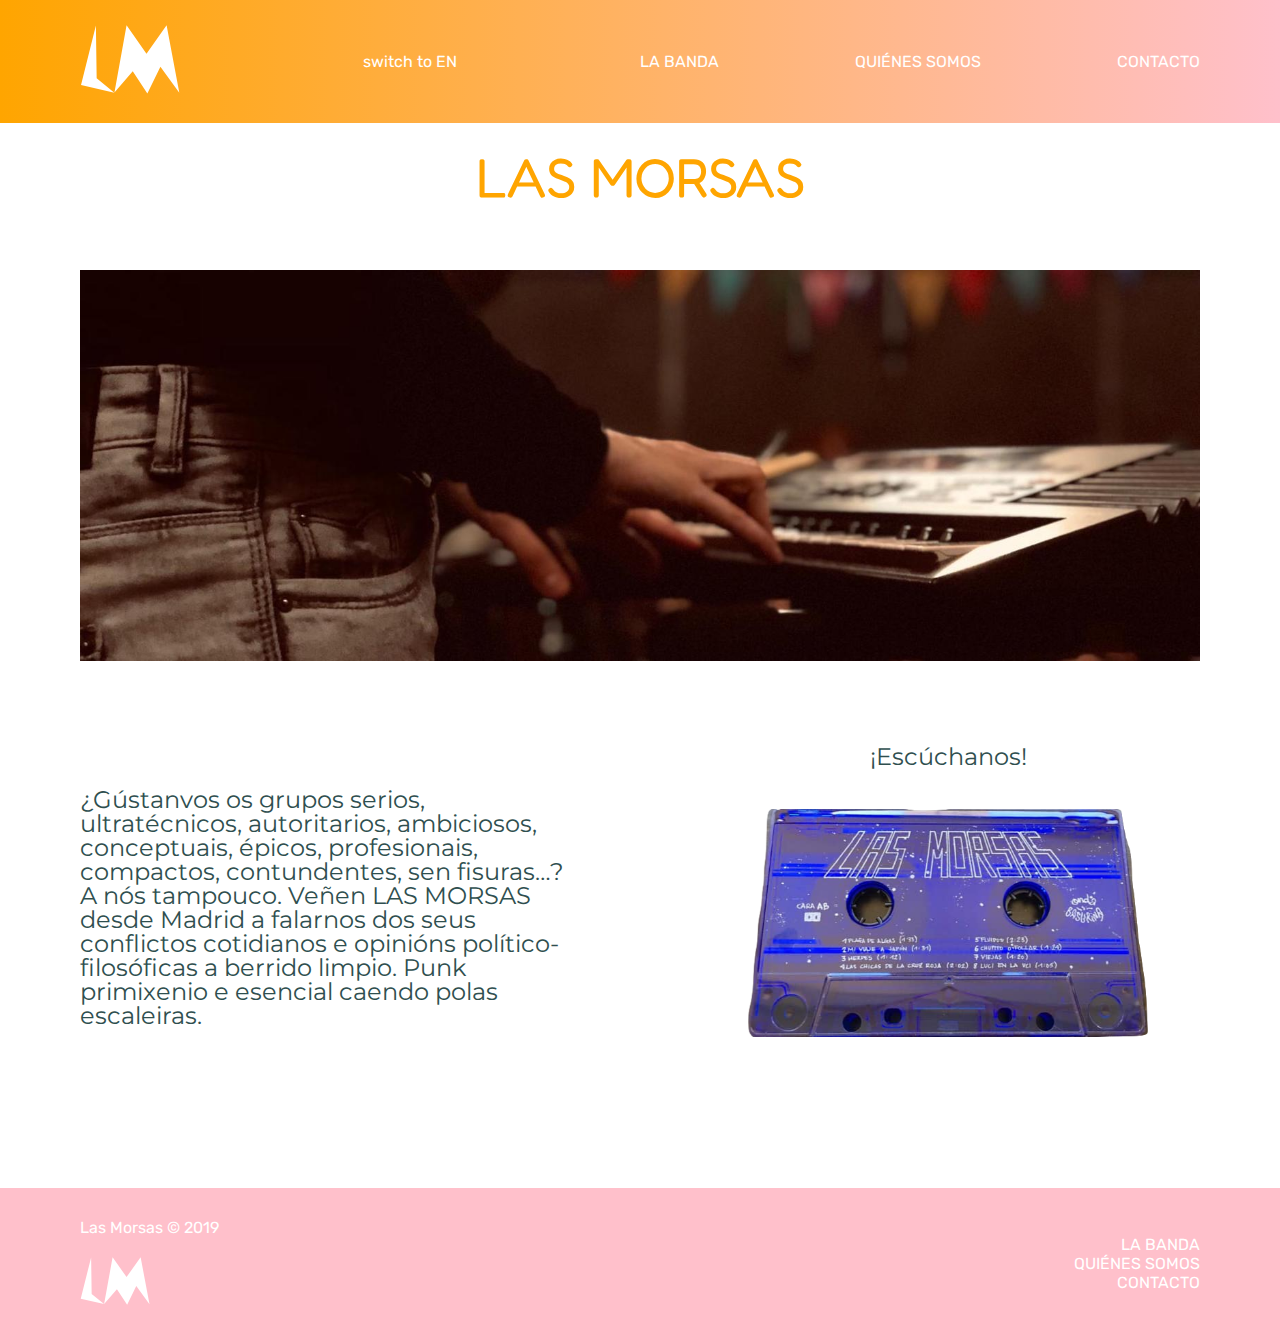
<file: index.html>
<!DOCTYPE html>
<html lang="es">
  <head>
    <meta charset="utf-8">
    <title> Las Morsas </title>
    <link href="https://fonts.googleapis.com/css?family=Rubik:500,700&display=swap" rel="stylesheet">
    <link href="https://fonts.googleapis.com/css?family=Montserrat:300&display=swap" rel="stylesheet">
    <link href="https://fonts.googleapis.com/css?family=Fredoka+One&display=swap" rel="stylesheet">
    <link rel="stylesheet" type="text/css" href="styles/home.css">
    <meta name="viewport" content="width=device-width, initial-scale=1">
  </head>
  <body>
    <header>
      <div class="headerContainerMobile">
        <div class="headerLogoAndName">
          <a href="index.html"><img class="bandLogo" src="images/lasmorsas_logo_orange.svg" alt="logotipo de Las Morsas"/></a>
          <a href="pages/index_en.html" style="color:orange; text-decoration: none;">switch to EN</a>
          <p class="mainTitle">LAS MORSAS</p>
        </div>
        <nav class="headerNav">
          <ul class="navList">
            <li class="listItem"> <a class="navLink" href="pages/theband_es.html">LA BANDA</a></li>
            <li class="listItem"> <a class="navLink" href="pages/who_es.html">QUIÉNES SOMOS</a></li>
            <li class="listItem"> <a class="navLink" href="pages/contact_es.html">CONTACTO</a></li>
          </ul>
        </nav>
      </div>
      <div class="headerContainerTabletDesktop">
        <div class="headerLogoAndNav">
          <div class="centeringDiv">
            <a href="index.html"><img class="bandLogo" src="images/lasmorsas_logo_white.svg" alt="logotipo de Las Morsas"/></a>
            <a class="navLink" href="pages/index_en.html">switch to EN</a>
            <nav class="headerNav">
              <ul class="navList">
                <li class="listItem"> <a class="navLink" href="pages/theband_es.html">LA BANDA</a></li>
                <li class="listItem"> <a class="navLink" href="pages/who_es.html">QUIÉNES SOMOS</a></li>
                <li class="listItem"> <a class="navLink" href="pages/contact_es.html">CONTACTO</a></li>
              </ul>
            </nav>
          </div>
        </div>
        <p class="mainTitle">LAS MORSAS</p>
      </div>
    </header>
    
      <main class="mainContainer">
        <section>
          <div class="mainImageContainer">
              <img src="images/home_image.jpg" alt="band picture" style="margin: 0 auto; width: 100%; max-width: 1120px; height: auto">
          </div>
        </section>
          <div class="mainFlexContainer">
            <section>
              <div class="mainBandPresentation">
                <p class="presentationText">
                  ¿Gústanvos os grupos serios, ultratécnicos, autoritarios, ambiciosos, conceptuais, épicos, profesionais, compactos, contundentes, sen fisuras…? A nós tampouco. Veñen LAS MORSAS desde Madrid a falarnos dos seus conflictos cotidianos e opinións político-filosóficas a berrido limpio. Punk primixenio e esencial caendo polas escaleiras. 
                </p>
              </div>
            </section>
            <section>
              <div class="mainBandcamp">
                <p class="bandcampText">
                  ¡Escúchanos!
                </p>
                <a class="bandcampLink" href="https://lasmorsas.bandcamp.com/" target="_blank">
                  <img src="images/tape_image.png" alt="bandcamp access image" style="width: 100%; max-width: 400px; height: auto">
                </a>
              </div>
            </section>
          </div>
      </main>

      <footer>
        <div class="footerContainerMobile">
          <div class="item1">
            <p>Las Morsas © 2019</p>
          </div>
          <div class="item2">
            <nav>
              <ul class="footerNavList">
                <li><a class="footerNavLink" href="pages/theband_es.html">LA BANDA</a></li>
                <li><a class="footerNavLink" href="pages/who_es.html">QUIÉNES SOMOS</a></li>
                <li><a class="footerNavLink" href="pages/contact_es.html">CONTACTO</a></li>
              </ul>
            </nav>
          </div>
            <div class="item3">
              <a href="index.html"><img class="footerbandLogo" src="images/lasmorsas_logo_white.svg" alt="logotipo de Las Morsas"/></a>
            </div>
        </div>
        <div class="footerContainerTabletDesktop">
          <div class="footerCenteringDiv">
            <div>
              <div class="item1">
                <p>Las Morsas © 2019</p>
              </div>
              <div>
                <a href="index.html"><img class="footerbandLogo" src="images/lasmorsas_logo_white.svg" alt="logotipo de Las Morsas"/></a>
              </div>
            </div>
            <div>
              <nav>
                <ul class="footerNavList">
                  <li><a class="footerNavLink" href="pages/theband_es.html">LA BANDA</a></li>
                  <li><a class="footerNavLink" href="pages/who_es.html">QUIÉNES SOMOS</a></li>
                  <li><a class="footerNavLink" href="pages/contact_es.html">CONTACTO</a></li>
                </ul>
              </nav>
            </div>
          </div>
        </div>
    </footer>
  </body>
</html>
</file>
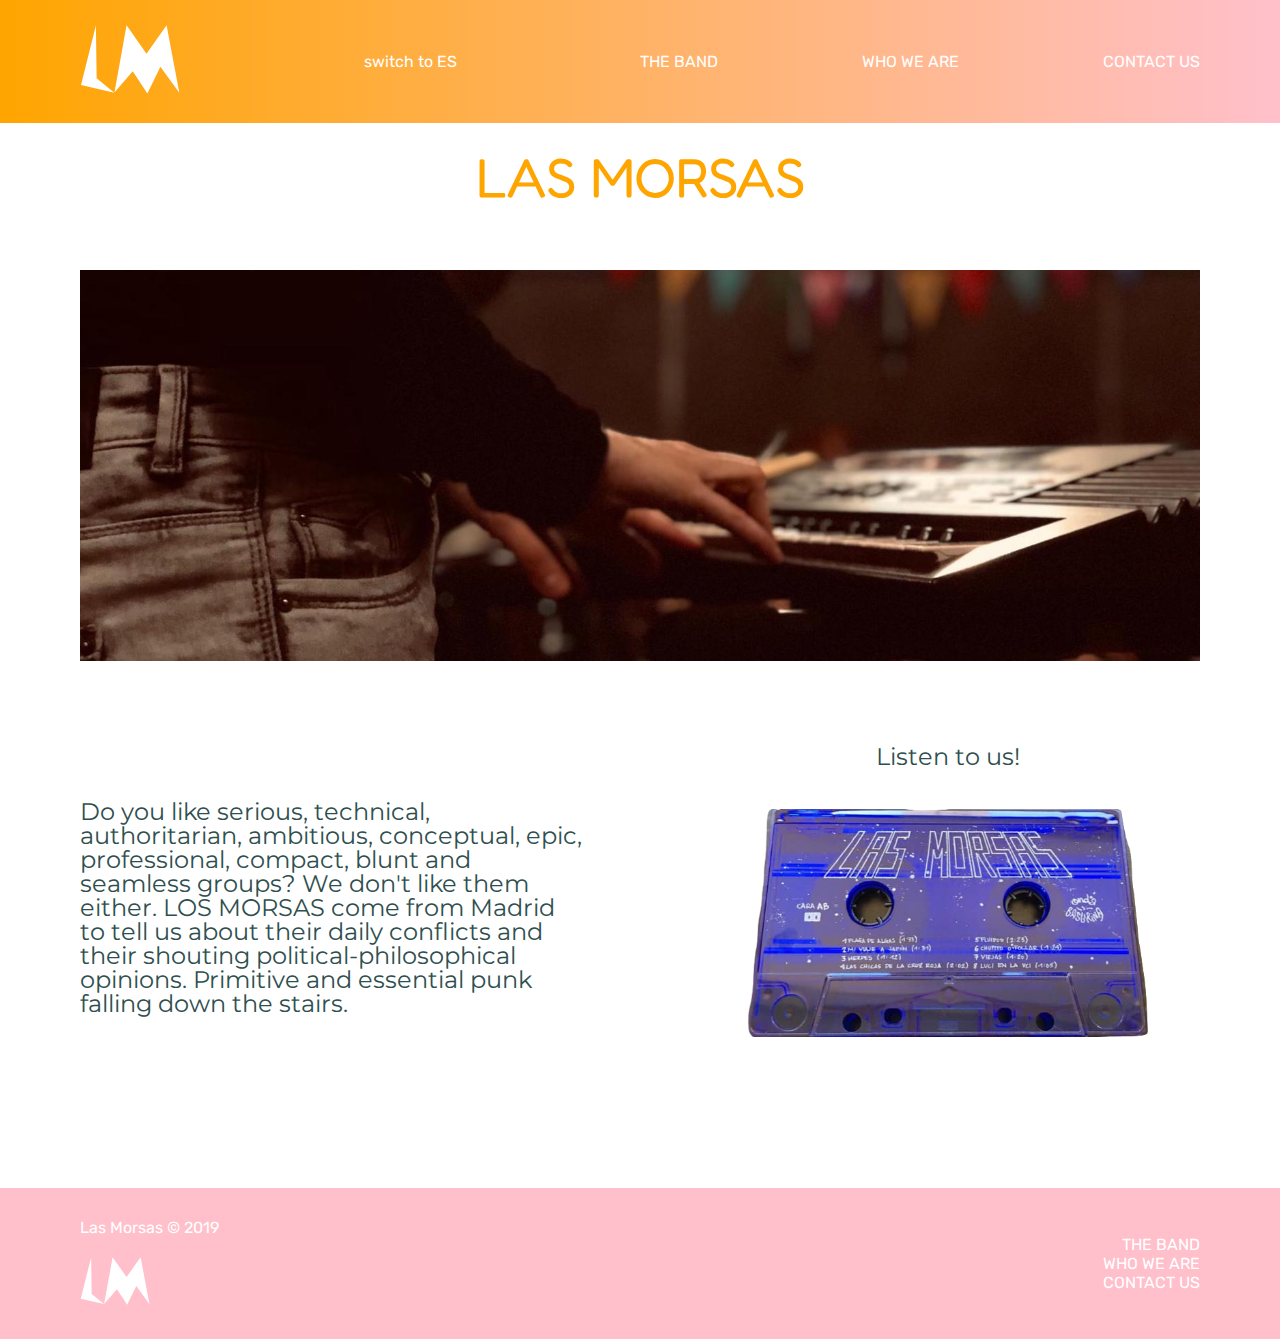
<file: index_en.html>
<!DOCTYPE html>
<html lang="es">
  <head>
    <meta charset="utf-8">
    <title> Las Morsas </title>
    <link href="https://fonts.googleapis.com/css?family=Rubik:500,700&display=swap" rel="stylesheet">
    <link href="https://fonts.googleapis.com/css?family=Montserrat:300&display=swap" rel="stylesheet">
    <link href="https://fonts.googleapis.com/css?family=Fredoka+One&display=swap" rel="stylesheet">
    <link rel="stylesheet" type="text/css" href="styles/home.css">
    <meta name="viewport" content="width=device-width, initial-scale=1">
  </head>
  <body>
    <header>
      <div class="headerContainerMobile">
        <div class="headerLogoAndName">
          <a href="index_en.html"><img class="bandLogo" src="images/lasmorsas_logo_orange.svg" alt="logotipo de Las Morsas"/></a>
          <a class="navLink" href="index_es.html" style="color:orange; text-decoration: none;">switch to ES</a>
          <p class="mainTitle">LAS MORSAS</p>
        </div>
        <nav class="headerNav">
          <ul class="navList">
            <li class="listItem"> <a class="navLink" href="pages/theband_en.html">THE BAND</a></li>
            <li class="listItem"> <a class="navLink" href="pages/who_en.html">WHO WE ARE</a></li>
            <li class="listItem"> <a class="navLink" href="pages/contact_en.html">CONTACT US</a></li>
          </ul>
        </nav>
      </div>
      <div class="headerContainerTabletDesktop">
        <div class="headerLogoAndNav">
          <div class="centeringDiv">
            <a href="index_en.html"><img class="bandLogo" src="images/lasmorsas_logo_white.svg" alt="logotipo de Las Morsas"/></a>
            <a class="navLink" href="index_es.html">switch to ES</a>
            <nav class="headerNav">
              <ul class="navList">
                <li class="listItem"> <a class="navLink" href="pages/theband_en.html">THE BAND</a></li>
                <li class="listItem"> <a class="navLink" href="pages/who_en.html">WHO WE ARE</a></li>
                <li class="listItem"> <a class="navLink" href="pages/contact_en.html">CONTACT US</a></li>
              </ul>
            </nav>
          </div>
        </div>
        <p class="mainTitle">LAS MORSAS</p>
      </div>
    </header>
    
      <main class="mainContainer">
        <section>
          <div class="mainImageContainer">
              <img src="images/home_image.jpg" alt="band picture" style="margin: 0 auto; width: 100%; max-width: 1120px; height: auto">
          </div>
        </section>
          <div class="mainFlexContainer">
            <section>
              <div class="mainBandPresentation">
                <p class="presentationText">
                  Do you like serious, technical, authoritarian, ambitious, conceptual, epic, professional, compact, blunt and seamless groups? We don't like them either. LOS MORSAS come from Madrid to tell us about their daily conflicts and their shouting political-philosophical opinions. Primitive and essential punk falling down the stairs. 
                </p>
              </div>
            </section>
            <section>
              <div class="mainBandcamp">
                <p class="bandcampText">
                  Listen to us!
                </p>
                <a class="bandcampLink" href="https://lasmorsas.bandcamp.com/" target="_blank">
                  <img src="images/tape_image.png" alt="bandcamp access image" style="width: 100%; max-width: 400px; height: auto">
                </a>
              </div>
            </section>
          </div>
      </main>

      <footer>
        <div class="footerContainerMobile">
          <div class="item1">
            <p>Las Morsas © 2019</p>
          </div>
          <div class="item2">
            <nav>
              <ul class="footerNavList">
                <li><a class="footerNavLink" href="pages/theband_en.html">THE BAND</a></li>
                <li><a class="footerNavLink" href="pages/who_en.html">WHO WE ARE</a></li>
                <li><a class="footerNavLink" href="pages/contact_en.html">CONTACT US</a></li>
              </ul>
            </nav>
          </div>
            <div class="item3">
              <a href="index_en.html"><img class="footerbandLogo" src="images/lasmorsas_logo_white.svg" alt="logotipo de Las Morsas"/></a>
            </div>
        </div>
        <div class="footerContainerTabletDesktop">
          <div class="footerCenteringDiv">
            <div>
              <div class="item1">
                <p>Las Morsas © 2019</p>
              </div>
              <div>
                <a href="index_en.html"><img class="footerbandLogo" src="images/lasmorsas_logo_white.svg" alt="logotipo de Las Morsas"/></a>
              </div>
            </div>
            <div>
              <nav>
                <ul class="footerNavList">
                  <li><a class="footerNavLink" href="pages/theband_en.html">THE BAND</a></li>
                  <li><a class="footerNavLink" href="pages/who_en.html">WHO WE ARE</a></li>
                  <li><a class="footerNavLink" href="pages/contact_en.html">CONTACT US</a></li>
                </ul>
              </nav>
            </div>
          </div>
        </div>
    </footer>
  </body>
</html>
</file>
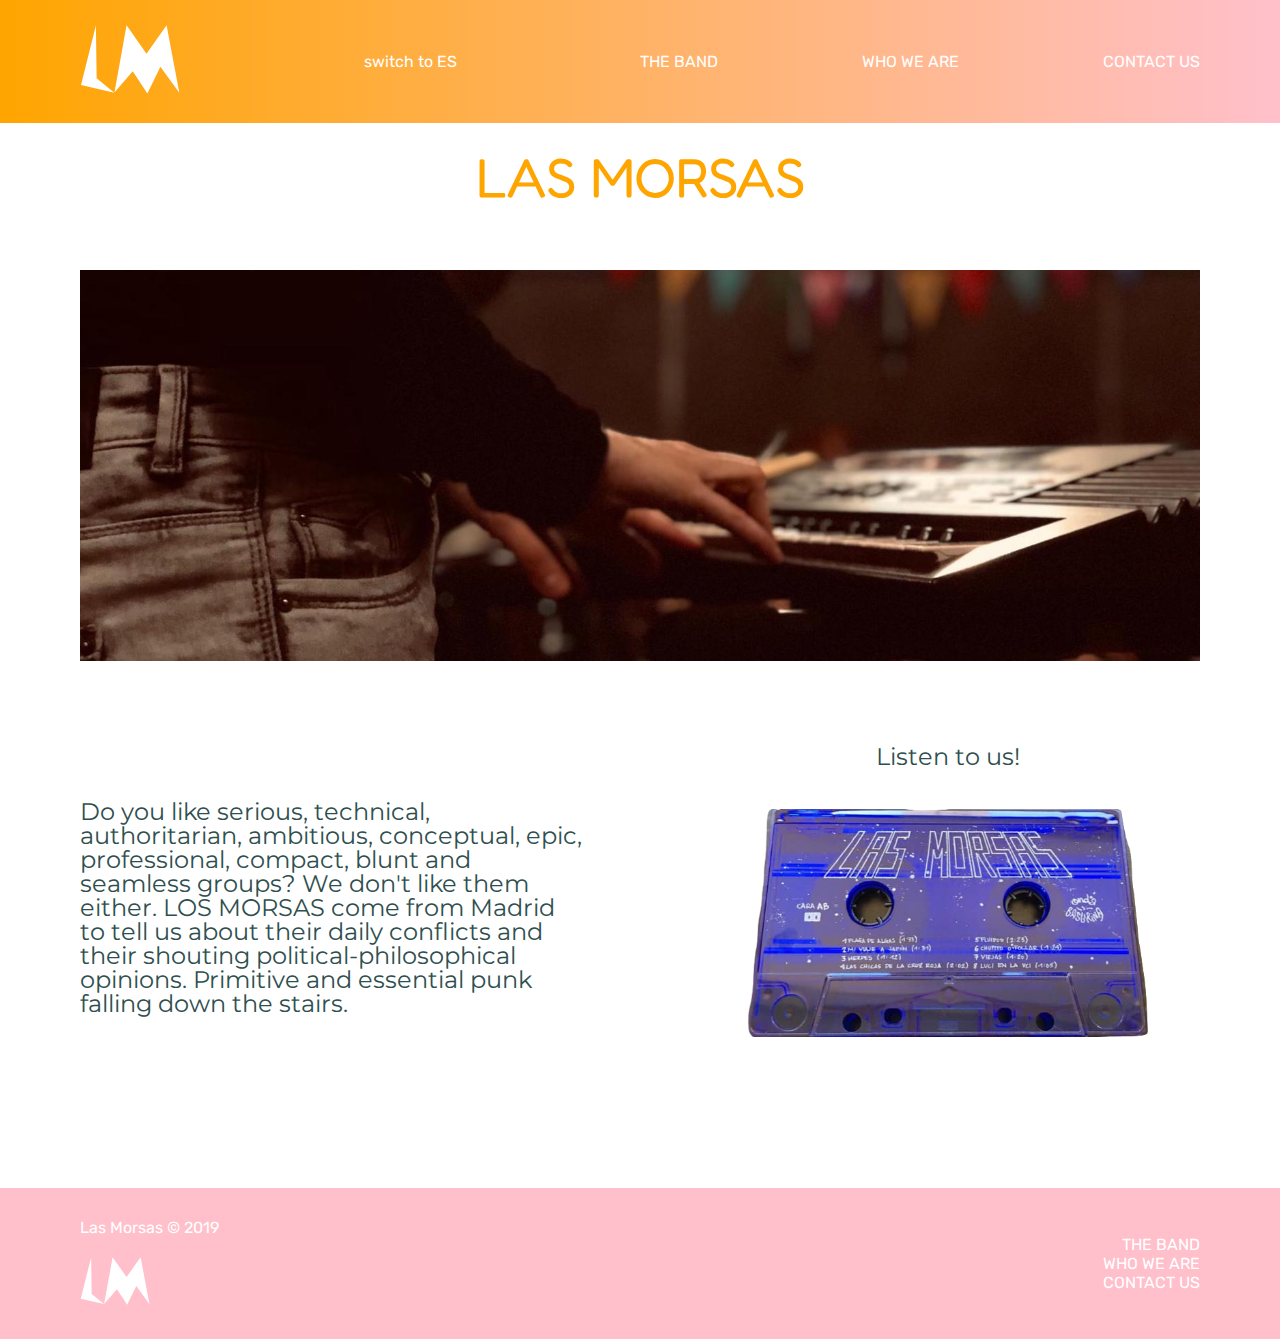
<file: pages/index_en.html>
<!DOCTYPE html>
<html lang="es">
  <head>
    <meta charset="utf-8">
    <title> Las Morsas </title>
    <link href="https://fonts.googleapis.com/css?family=Rubik:500,700&display=swap" rel="stylesheet">
    <link href="https://fonts.googleapis.com/css?family=Montserrat:300&display=swap" rel="stylesheet">
    <link href="https://fonts.googleapis.com/css?family=Fredoka+One&display=swap" rel="stylesheet">
    <link rel="stylesheet" type="text/css" href="../styles/home.css">
    <meta name="viewport" content="width=device-width, initial-scale=1">
  </head>
  <body>
    <header>
      <div class="headerContainerMobile">
        <div class="headerLogoAndName">
          <a href="index_en.html"><img class="bandLogo" src="../images/lasmorsas_logo_orange.svg" alt="logotipo de Las Morsas"/></a>
          <a class="navLink" href="../index.html" style="color:orange; text-decoration: none;">switch to ES</a>
          <p class="mainTitle">LAS MORSAS</p>
        </div>
        <nav class="headerNav">
          <ul class="navList">
            <li class="listItem"> <a class="navLink" href="theband_en.html">THE BAND</a></li>
            <li class="listItem"> <a class="navLink" href="who_en.html">WHO WE ARE</a></li>
            <li class="listItem"> <a class="navLink" href="contact_en.html">CONTACT US</a></li>
          </ul>
        </nav>
      </div>
      <div class="headerContainerTabletDesktop">
        <div class="headerLogoAndNav">
          <div class="centeringDiv">
            <a href="index_en.html"><img class="bandLogo" src="../images/lasmorsas_logo_white.svg" alt="logotipo de Las Morsas"/></a>
            <a class="navLink" href="../index.html">switch to ES</a>
            <nav class="headerNav">
              <ul class="navList">
                <li class="listItem"> <a class="navLink" href="theband_en.html">THE BAND</a></li>
                <li class="listItem"> <a class="navLink" href="who_en.html">WHO WE ARE</a></li>
                <li class="listItem"> <a class="navLink" href="contact_en.html">CONTACT US</a></li>
              </ul>
            </nav>
          </div>
        </div>
        <p class="mainTitle">LAS MORSAS</p>
      </div>
    </header>
    
      <main class="mainContainer">
        <section>
          <div class="mainImageContainer">
            <img src="../images/home_image.jpg" alt="band picture" style="margin: 0 auto; width: 100%; max-width: 1120px; height: auto">
          </div>
        </section>
          <div class="mainFlexContainer">
            <section>
              <div class="mainBandPresentation">
                <p class="presentationText">
                  Do you like serious, technical, authoritarian, ambitious, conceptual, epic, professional, compact, blunt and seamless groups? We don't like them either. LOS MORSAS come from Madrid to tell us about their daily conflicts and their shouting political-philosophical opinions. Primitive and essential punk falling down the stairs. 
                </p>
              </div>
            </section>
            <section>
              <div class="mainBandcamp">
                <p class="bandcampText">
                  Listen to us!
                </p>
                <a class="bandcampLink" href="https://lasmorsas.bandcamp.com/" target="_blank">
                  <img src="../images/tape_image.png" alt="bandcamp access image" style="width: 100%; max-width: 400px; height: auto">
                </a>
              </div>
            </section>
          </div>
      </main>

      <footer>
        <div class="footerContainerMobile">
          <div class="item1">
            <p>Las Morsas © 2019</p>
          </div>
          <div class="item2">
            <nav>
              <ul class="footerNavList">
                <li><a class="footerNavLink" href="theband_en.html">THE BAND</a></li>
                <li><a class="footerNavLink" href="who_en.html">WHO WE ARE</a></li>
                <li><a class="footerNavLink" href="contact_en.html">CONTACT US</a></li>
              </ul>
            </nav>
          </div>
            <div class="item3">
              <a href="index_en.html"><img class="footerbandLogo" src="../images/lasmorsas_logo_white.svg" alt="logotipo de Las Morsas"/></a>
            </div>
        </div>
        <div class="footerContainerTabletDesktop">
          <div class="footerCenteringDiv">
            <div>
              <div class="item1">
                <p>Las Morsas © 2019</p>
              </div>
              <div>
                <a href="index_en.html"><img class="footerbandLogo" src="../images/lasmorsas_logo_white.svg" alt="logotipo de Las Morsas"/></a>
              </div>
            </div>
            <div>
              <nav>
                <ul class="footerNavList">
                  <li><a class="footerNavLink" href="../pages/theband_en.html">THE BAND</a></li>
                  <li><a class="footerNavLink" href="../pages/who_en.html">WHO WE ARE</a></li>
                  <li><a class="footerNavLink" href="../pages/contact_en.html">CONTACT US</a></li>
                </ul>
              </nav>
            </div>
          </div>
        </div>
    </footer>
  </body>
</html>
</file>
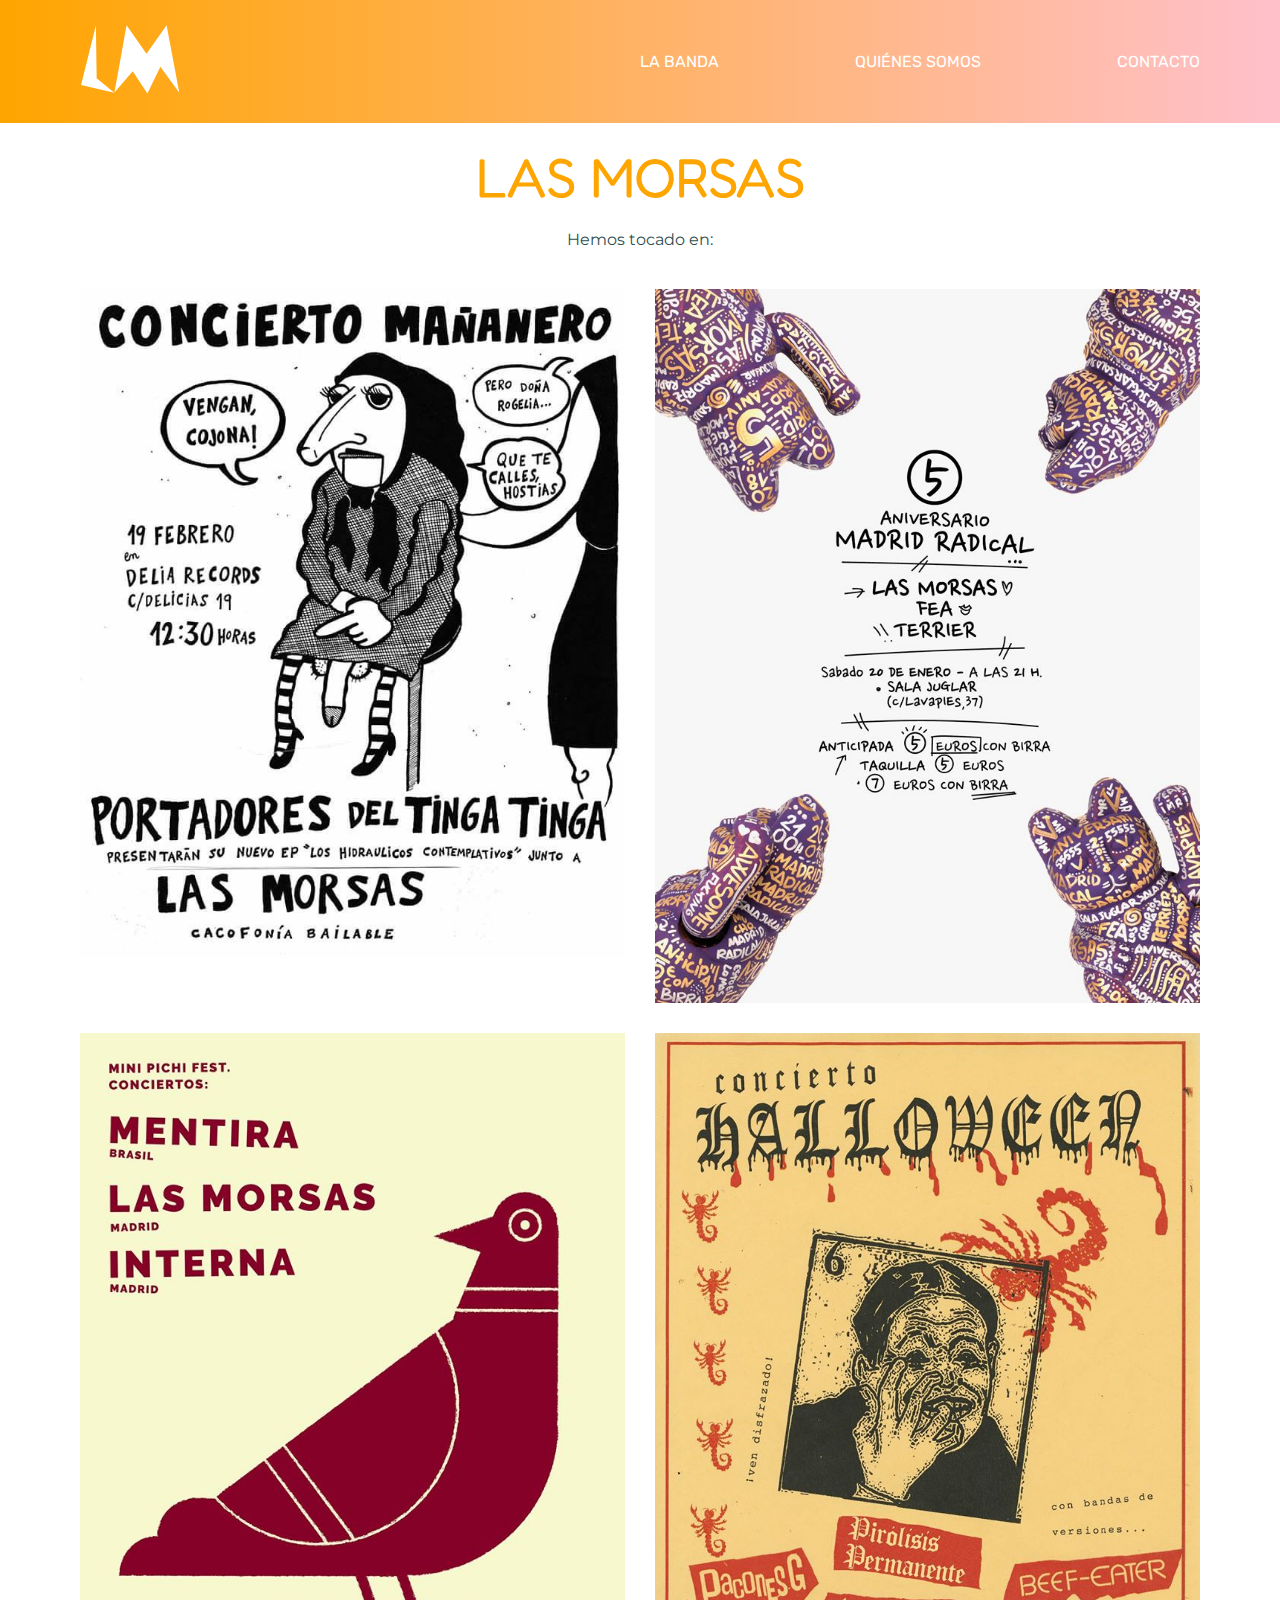
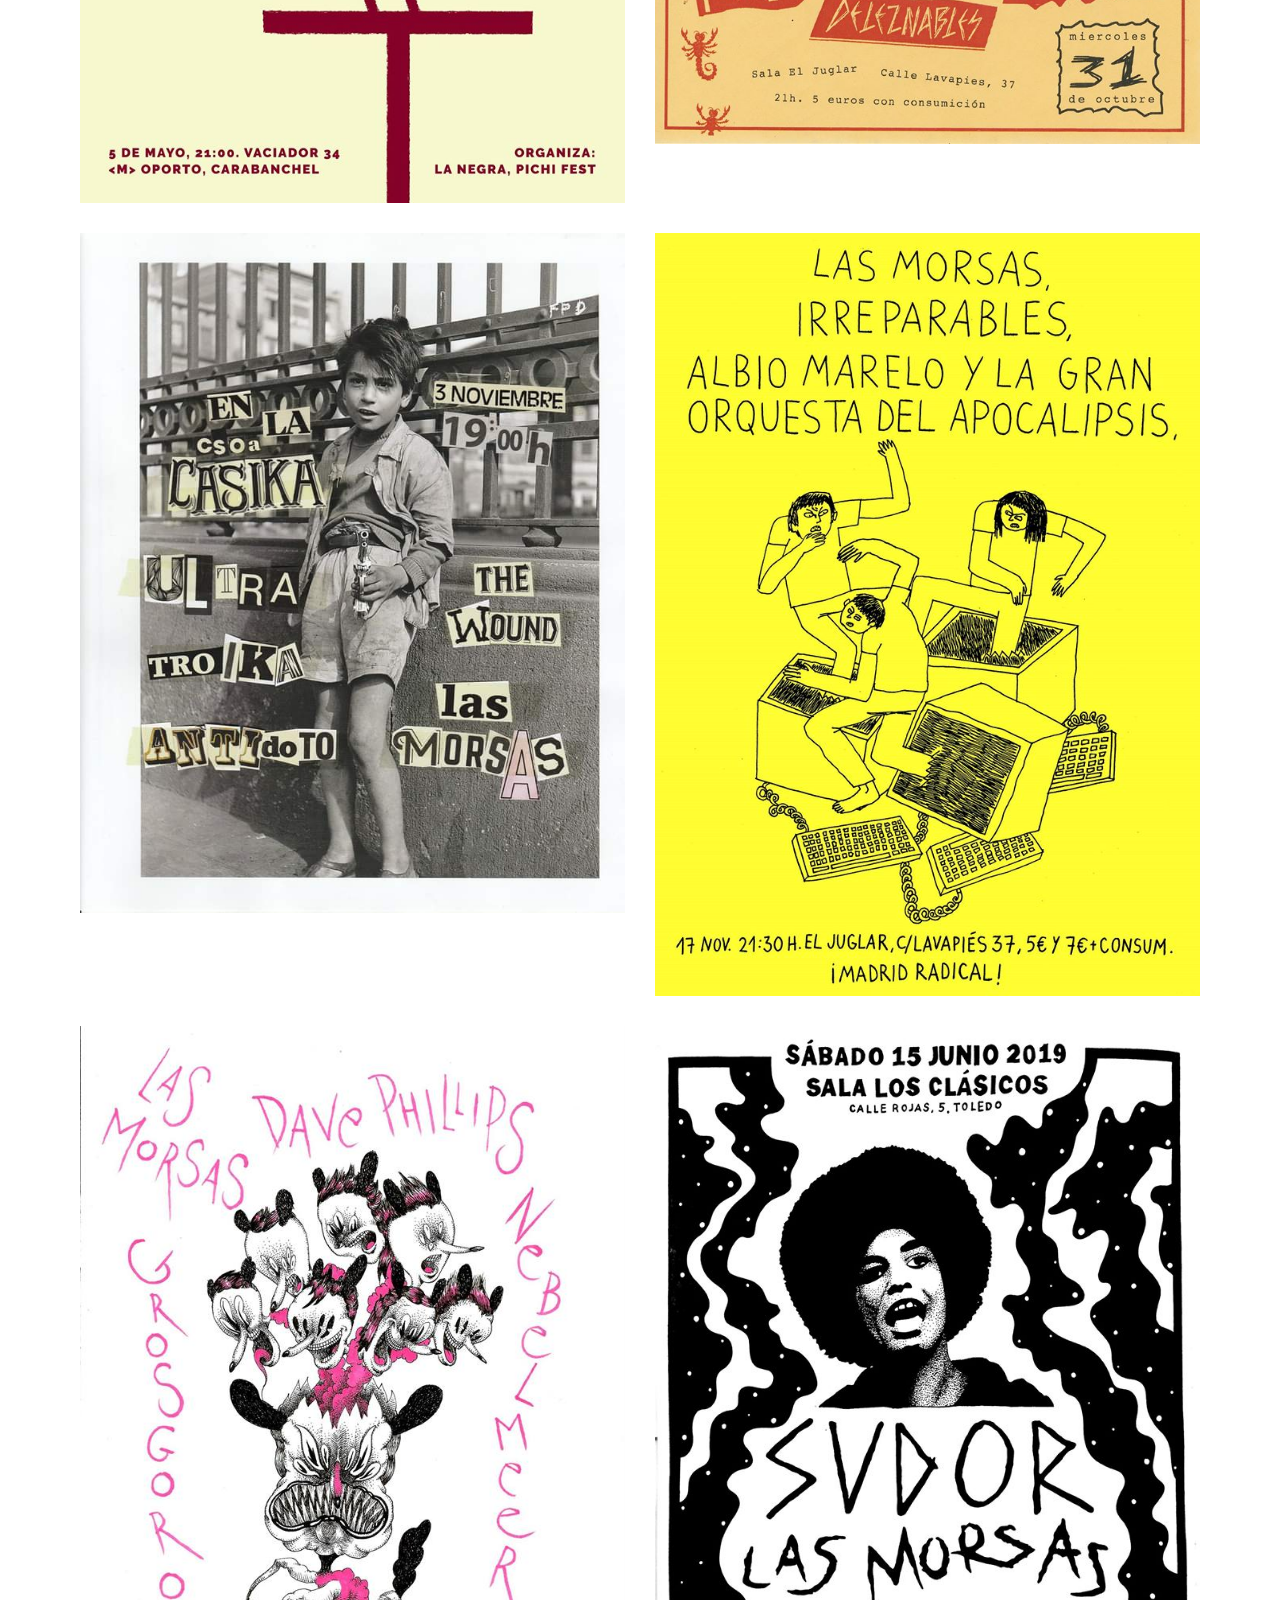
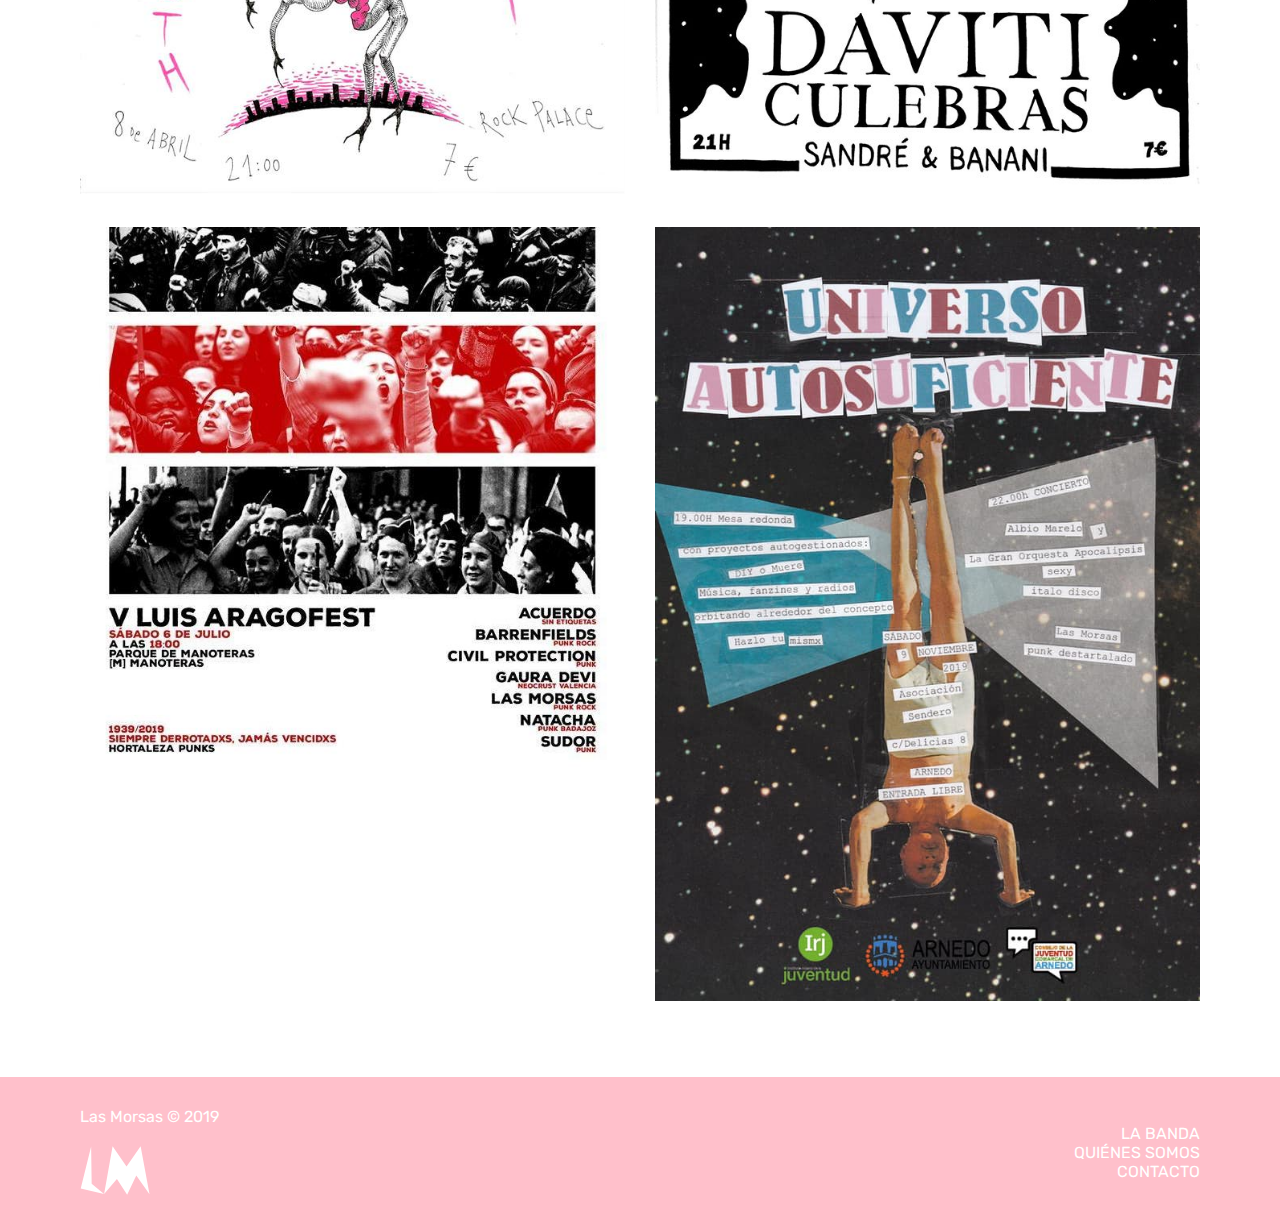
<file: pages/theband.html>
<!DOCTYPE html>
<html lang="es">
  <head>
    <meta charset="utf-8">
    <title> Las Morsas </title>
    <link href="https://fonts.googleapis.com/css?family=Rubik:500,700&display=swap" rel="stylesheet">
    <link href="https://fonts.googleapis.com/css?family=Montserrat:300&display=swap" rel="stylesheet">
    <link href="https://fonts.googleapis.com/css?family=Fredoka+One&display=swap" rel="stylesheet">
    <link rel="stylesheet" type="text/css" href="../styles/pages/theband.css">
    <meta name="viewport" content="width=device-width, initial-scale=1">
  </head>
  <body>
    <header>
      <div class="headerContainerMobile">
        <div class="headerLogoAndName">
          <a href="../index.html"><img class="bandLogo" src="../images/lasmorsas_logo_orange.svg" alt="logotipo de Las Morsas"/></a>
          <p class="mainTitle">LAS MORSAS</p>
        </div>
        <nav class="headerNav">
          <ul class="navList">
            <li class="listItem"> <a class="navLink" href="theband.html">LA BANDA</a></li>
            <li class="listItem"> <a class="navLink" href="who.html">QUIÉNES SOMOS</a></li>
            <li class="listItem"> <a class="navLink" href="contact.html">CONTACTO</a></li>
          </ul>
        </nav>
      </div>
      <div class="headerContainerTabletDesktop">
        <div class="headerLogoAndNav">
          <div class="centeringDiv">
            <a href="../index.html"><img class="bandLogo" src="../images/lasmorsas_logo_white.svg" alt="logotipo de Las Morsas"/></a>
            <nav class="headerNav">
              <ul class="navList">
                <li class="listItem"> <a class="navLink" href="theband.html">LA BANDA</a></li>
                <li class="listItem"> <a class="navLink" href="who.html">QUIÉNES SOMOS</a></li>
                <li class="listItem"> <a class="navLink" href="contact.html">CONTACTO</a></li>
              </ul>
            </nav>
          </div>
        </div>
        <p class="mainTitle">LAS MORSAS</p>
      </div>
    </header>
    
      <main class="mainContainer">
        <section>
          <div>
            <p class="gigsText">
              Hemos tocado en:
            </p>
          </div>
          <div class="gigsPosters">
            <img class="gigPosterItem" src="../images/gigs/gig1.jpg" alt="gig poster image">
            <img class="gigPosterItem" src="../images/gigs/gig2.jpg" alt="gig poster image">
            <img class="gigPosterItem" src="../images/gigs/gig3.jpg" alt="gig poster image">
            <img class="gigPosterItem" src="../images/gigs/gig4.jpg" alt="gig poster image">
            <img class="gigPosterItem" src="../images/gigs/gig5.jpg" alt="gig poster image">
            <img class="gigPosterItem" src="../images/gigs/gig6.jpg" alt="gig poster image">
            <img class="gigPosterItem" src="../images/gigs/gig7.jpg" alt="gig poster image">
            <img class="gigPosterItem" src="../images/gigs/gig8.jpg" alt="gig poster image">
            <img class="gigPosterItem" src="../images/gigs/gig9.jpg" alt="gig poster image">
            <img class="gigPosterItem" src="../images/gigs/gig10.jpg" alt="gig poster image">
          </div>
        </section>
      </main>

      <footer>
        <div class="footerContainerMobile">
          <div class="item1">
            <p>Las Morsas © 2019</p>
          </div>
          <div class="item2">
            <nav>
              <ul class="footerNavList">
                <li><a class="footerNavLink" href="theband.html">LA BANDA</a></li>
                <li><a class="footerNavLink" href="who.html">QUIÉNES SOMOS</a></li>
                <li><a class="footerNavLink" href="contact.html">CONTACTO</a></li>
              </ul>
            </nav>
          </div>
            <div class="item3">
              <a href="../index.html"><img class="footerbandLogo" src="../images/lasmorsas_logo_white.svg" alt="logotipo de Las Morsas"/></a>
            </div>
        </div>
        <div class="footerContainerTabletDesktop">
          <div class="footerCenteringDiv">
            <div>
              <div class="item1">
                <p>Las Morsas © 2019</p>
              </div>
              <div>
                <a href="../index.html"><img class="footerbandLogo" src="../images/lasmorsas_logo_white.svg" alt="logotipo de Las Morsas"/></a>
              </div>
            </div>
            <div>
              <nav>
                <ul class="footerNavList">
                  <li><a class="footerNavLink" href="theband.html">LA BANDA</a></li>
                  <li><a class="footerNavLink" href="who.html">QUIÉNES SOMOS</a></li>
                  <li><a class="footerNavLink" href="contact.html">CONTACTO</a></li>
                </ul>
              </nav>
            </div>
          </div>
        </div>
    </footer>
  </body>
</html>
</file>
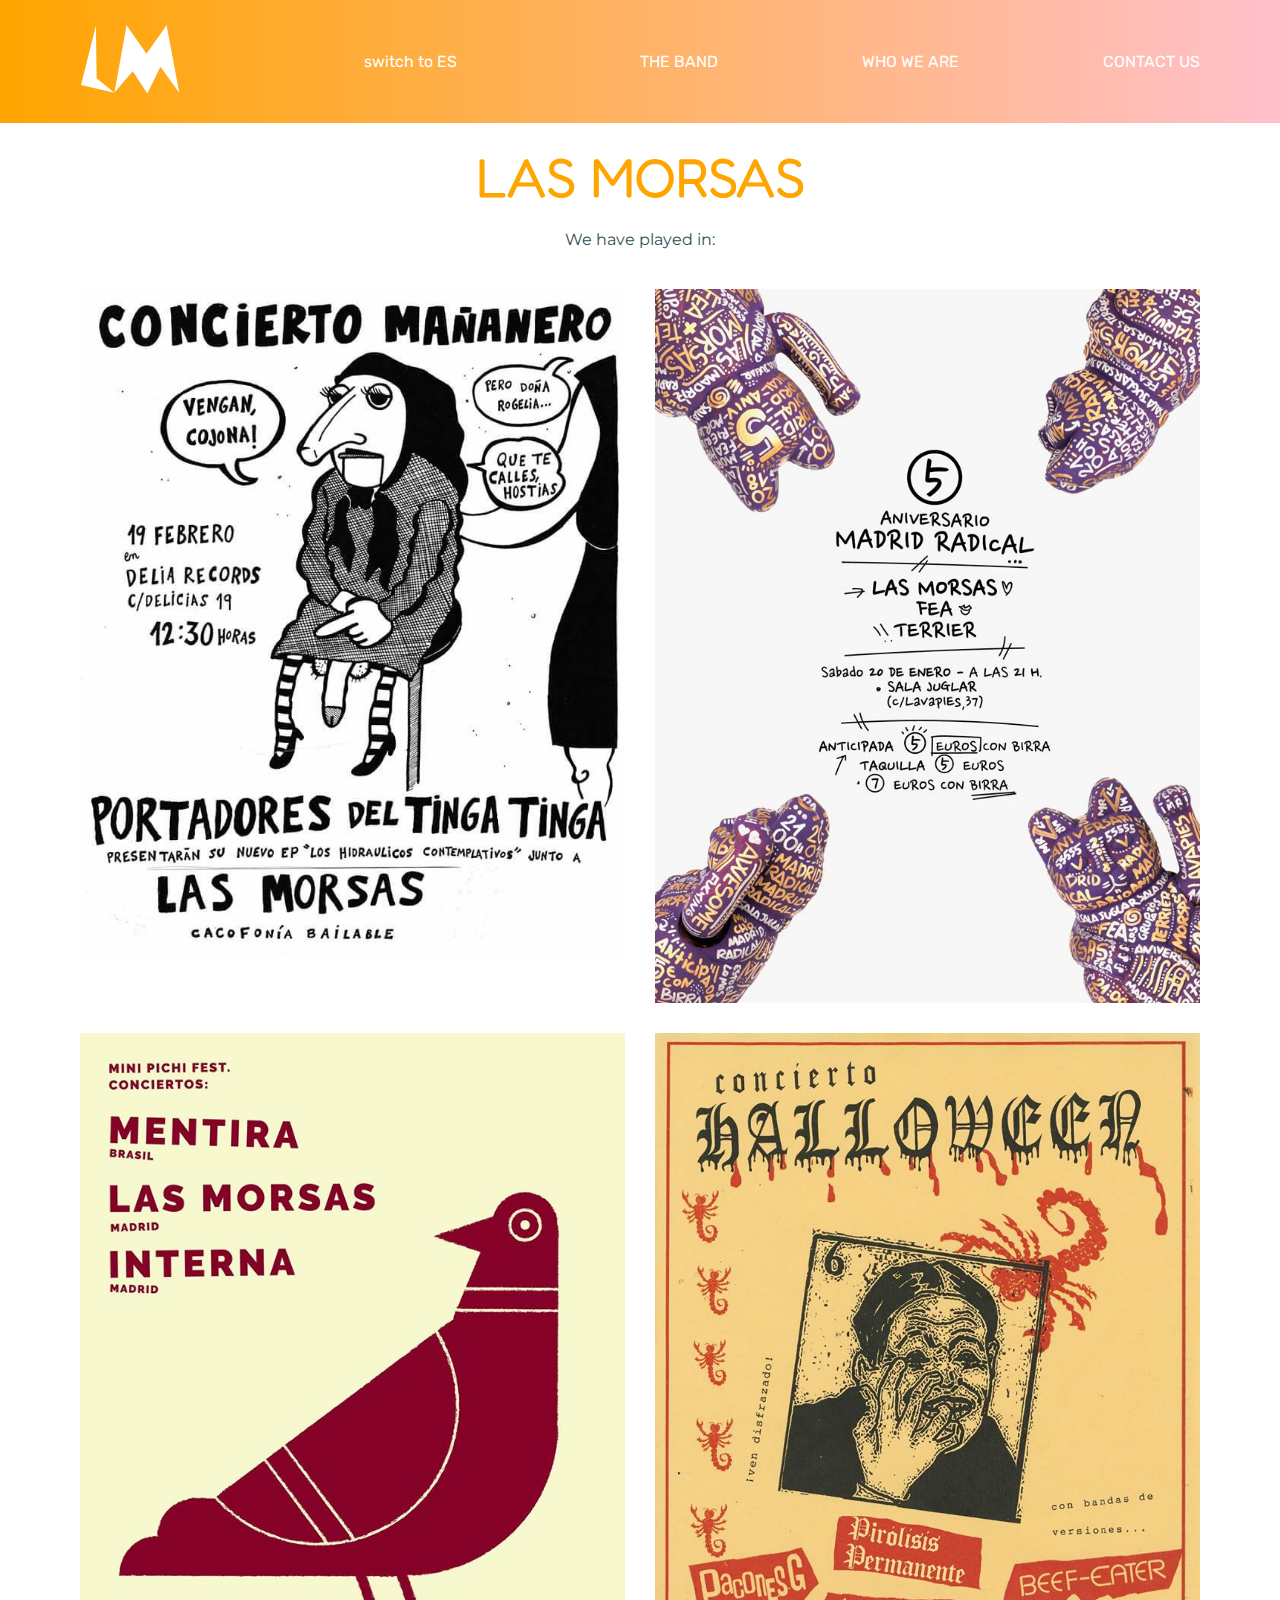
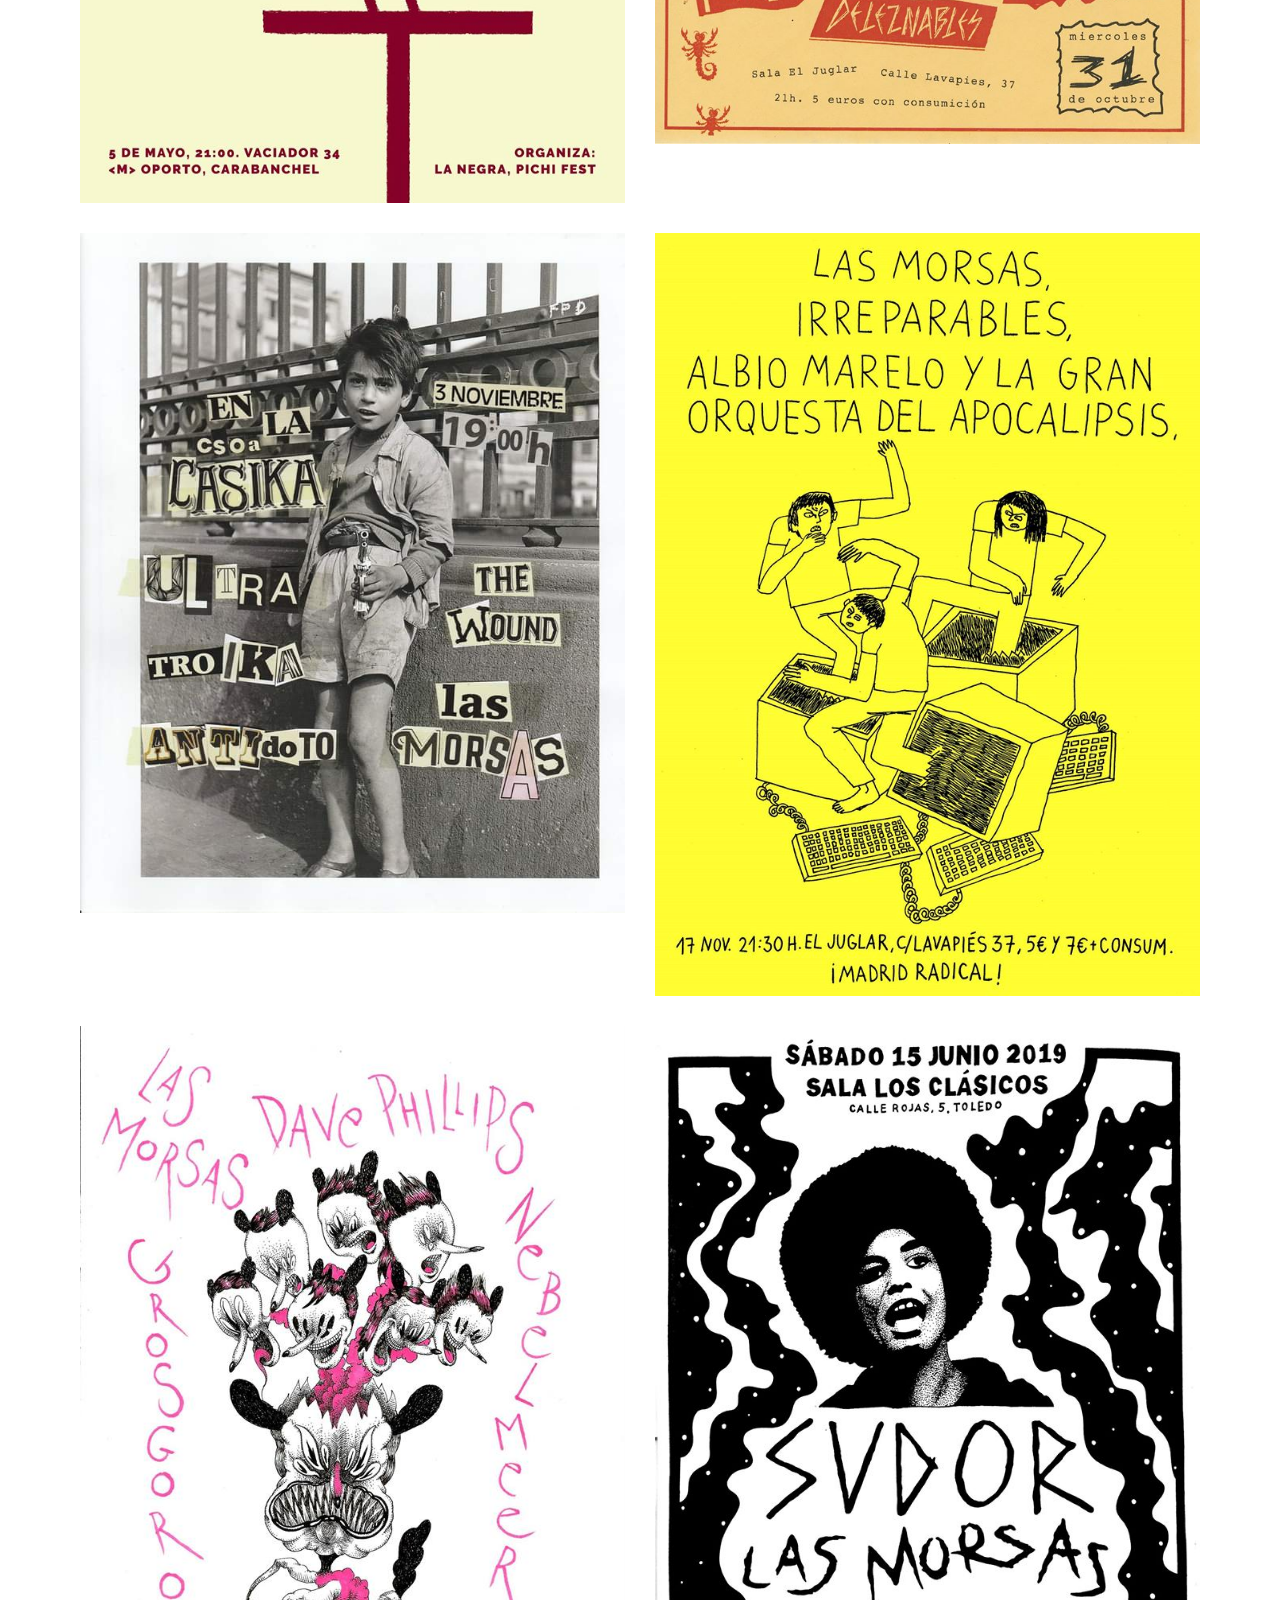
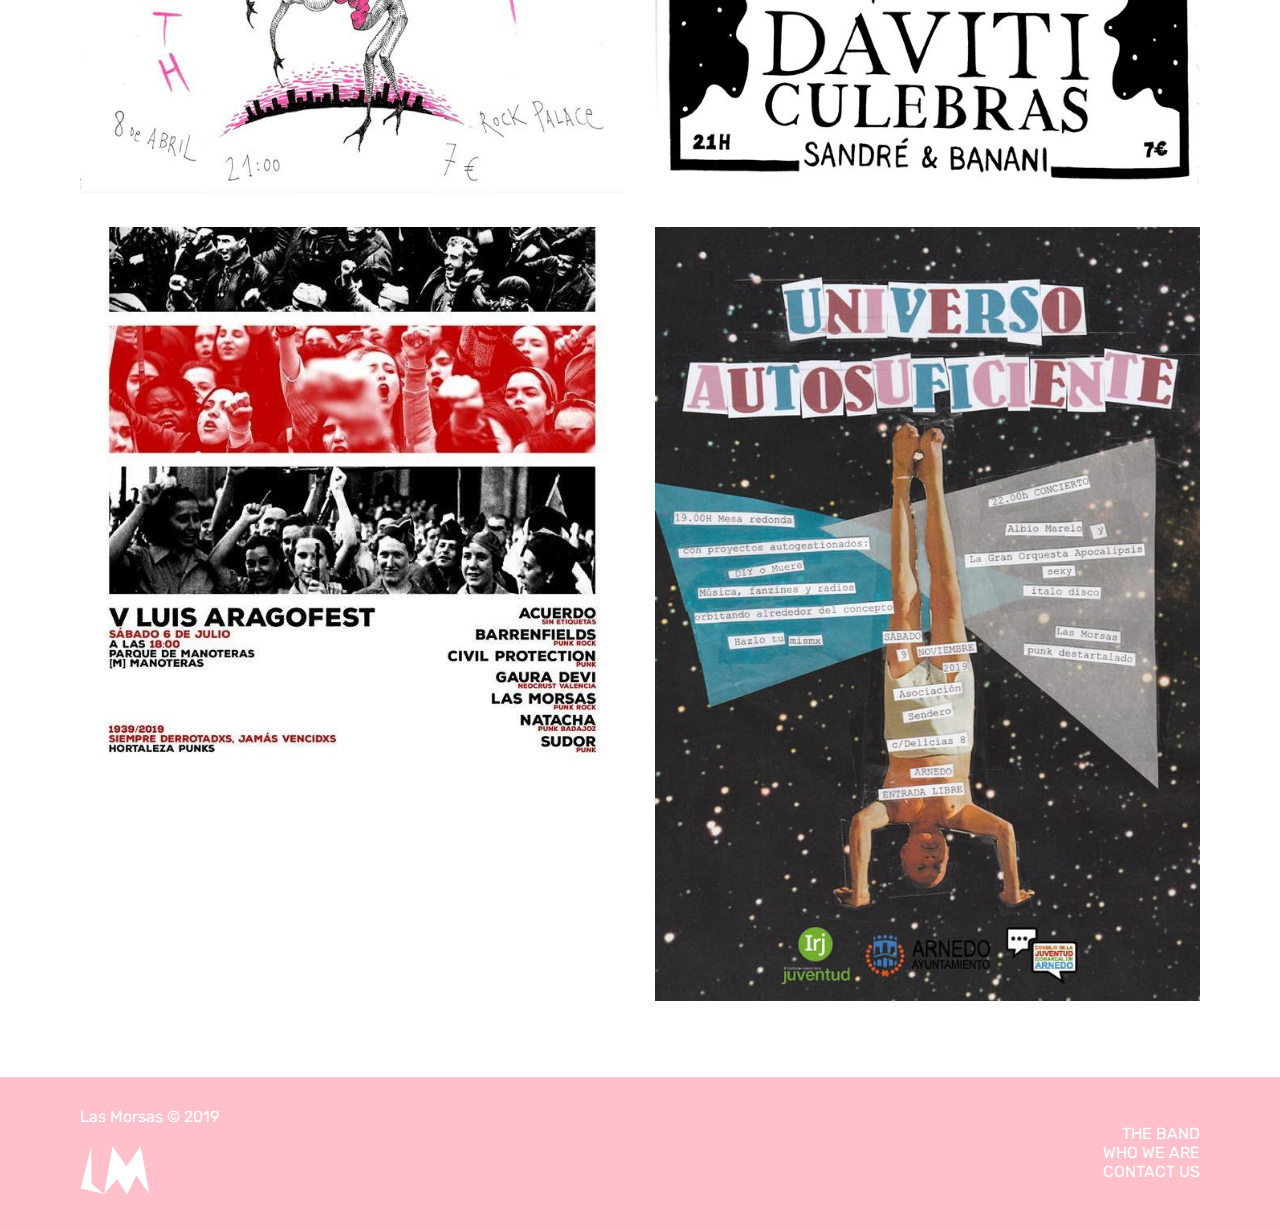
<file: pages/theband_en.html>
<!DOCTYPE html>
<html lang="es">
  <head>
    <meta charset="utf-8">
    <title> Las Morsas </title>
    <link href="https://fonts.googleapis.com/css?family=Rubik:500,700&display=swap" rel="stylesheet">
    <link href="https://fonts.googleapis.com/css?family=Montserrat:300&display=swap" rel="stylesheet">
    <link href="https://fonts.googleapis.com/css?family=Fredoka+One&display=swap" rel="stylesheet">
    <link rel="stylesheet" type="text/css" href="../styles/pages/theband.css">
    <meta name="viewport" content="width=device-width, initial-scale=1">
  </head>
  <body>
    <header>
      <div class="headerContainerMobile">
        <div class="headerLogoAndName">
          <a href="index_en.html"><img class="bandLogo" src="../images/lasmorsas_logo_orange.svg" alt="logotipo de Las Morsas"/></a>
          <a href="../index.html" style="color:orange; text-decoration: none;">switch to ES</a>
          <p class="mainTitle">LAS MORSAS</p>
        </div>
        <nav class="headerNav">
          <ul class="navList">
            <li class="listItem"> <a class="navLink" href="theband_en.html">THE BAND</a></li>
            <li class="listItem"> <a class="navLink" href="who_en.html">WHO WE ARE</a></li>
            <li class="listItem"> <a class="navLink" href="contact_en.html">CONTACT US</a></li>
          </ul>
        </nav>
      </div>
      <div class="headerContainerTabletDesktop">
        <div class="headerLogoAndNav">
          <div class="centeringDiv">
            <a href="index_en.html"><img class="bandLogo" src="../images/lasmorsas_logo_white.svg" alt="logotipo de Las Morsas"/></a>
            <a class="navLink" href="../index.html">switch to ES</a>
            <nav class="headerNav">
              <ul class="navList">
                <li class="listItem"> <a class="navLink" href="theband_en.html">THE BAND</a></li>
                <li class="listItem"> <a class="navLink" href="who_en.html">WHO WE ARE</a></li>
                <li class="listItem"> <a class="navLink" href="contact_en.html">CONTACT US</a></li>
              </ul>
            </nav>
          </div>
        </div>
        <p class="mainTitle">LAS MORSAS</p>
      </div>
    </header>
    
      <main class="mainContainer">
        <section>
          <div>
            <p class="gigsText">
              We have played in:
            </p>
          </div>
          <div class="gigsPosters">
            <img class="gigPosterItem" src="../images/gigs/gig1.jpg" alt="gig poster image">
            <img class="gigPosterItem" src="../images/gigs/gig2.jpg" alt="gig poster image">
            <img class="gigPosterItem" src="../images/gigs/gig3.jpg" alt="gig poster image">
            <img class="gigPosterItem" src="../images/gigs/gig4.jpg" alt="gig poster image">
            <img class="gigPosterItem" src="../images/gigs/gig5.jpg" alt="gig poster image">
            <img class="gigPosterItem" src="../images/gigs/gig6.jpg" alt="gig poster image">
            <img class="gigPosterItem" src="../images/gigs/gig7.jpg" alt="gig poster image">
            <img class="gigPosterItem" src="../images/gigs/gig8.jpg" alt="gig poster image">
            <img class="gigPosterItem" src="../images/gigs/gig9.jpg" alt="gig poster image">
            <img class="gigPosterItem" src="../images/gigs/gig10.jpg" alt="gig poster image">
          </div>
        </section>
      </main>

      <footer>
        <div class="footerContainerMobile">
          <div class="item1">
            <p>Las Morsas © 2019</p>
          </div>
          <div class="item2">
            <nav>
              <ul class="footerNavList">
                <li><a class="footerNavLink" href="theband_en.html">THE BAND</a></li>
                <li><a class="footerNavLink" href="who_en.html">WHO WE ARE</a></li>
                <li><a class="footerNavLink" href="contact_en.html">CONTACT US</a></li>
              </ul>
            </nav>
          </div>
            <div class="item3">
              <a href="index_en.html"><img class="footerbandLogo" src="../images/lasmorsas_logo_white.svg" alt="logotipo de Las Morsas"/></a>
            </div>
        </div>
        <div class="footerContainerTabletDesktop">
          <div class="footerCenteringDiv">
            <div>
              <div class="item1">
                <p>Las Morsas © 2019</p>
              </div>
              <div>
                <a href="index_en.html"><img class="footerbandLogo" src="../images/lasmorsas_logo_white.svg" alt="logotipo de Las Morsas"/></a>
              </div>
            </div>
            <div>
              <nav>
                <ul class="footerNavList">
                  <li><a class="footerNavLink" href="theband_en.html">THE BAND</a></li>
                  <li><a class="footerNavLink" href="who_en.html">WHO WE ARE</a></li>
                  <li><a class="footerNavLink" href="contact_en.html">CONTACT US</a></li>
                </ul>
              </nav>
            </div>
          </div>
        </div>
    </footer>
  </body>
</html>
</file>
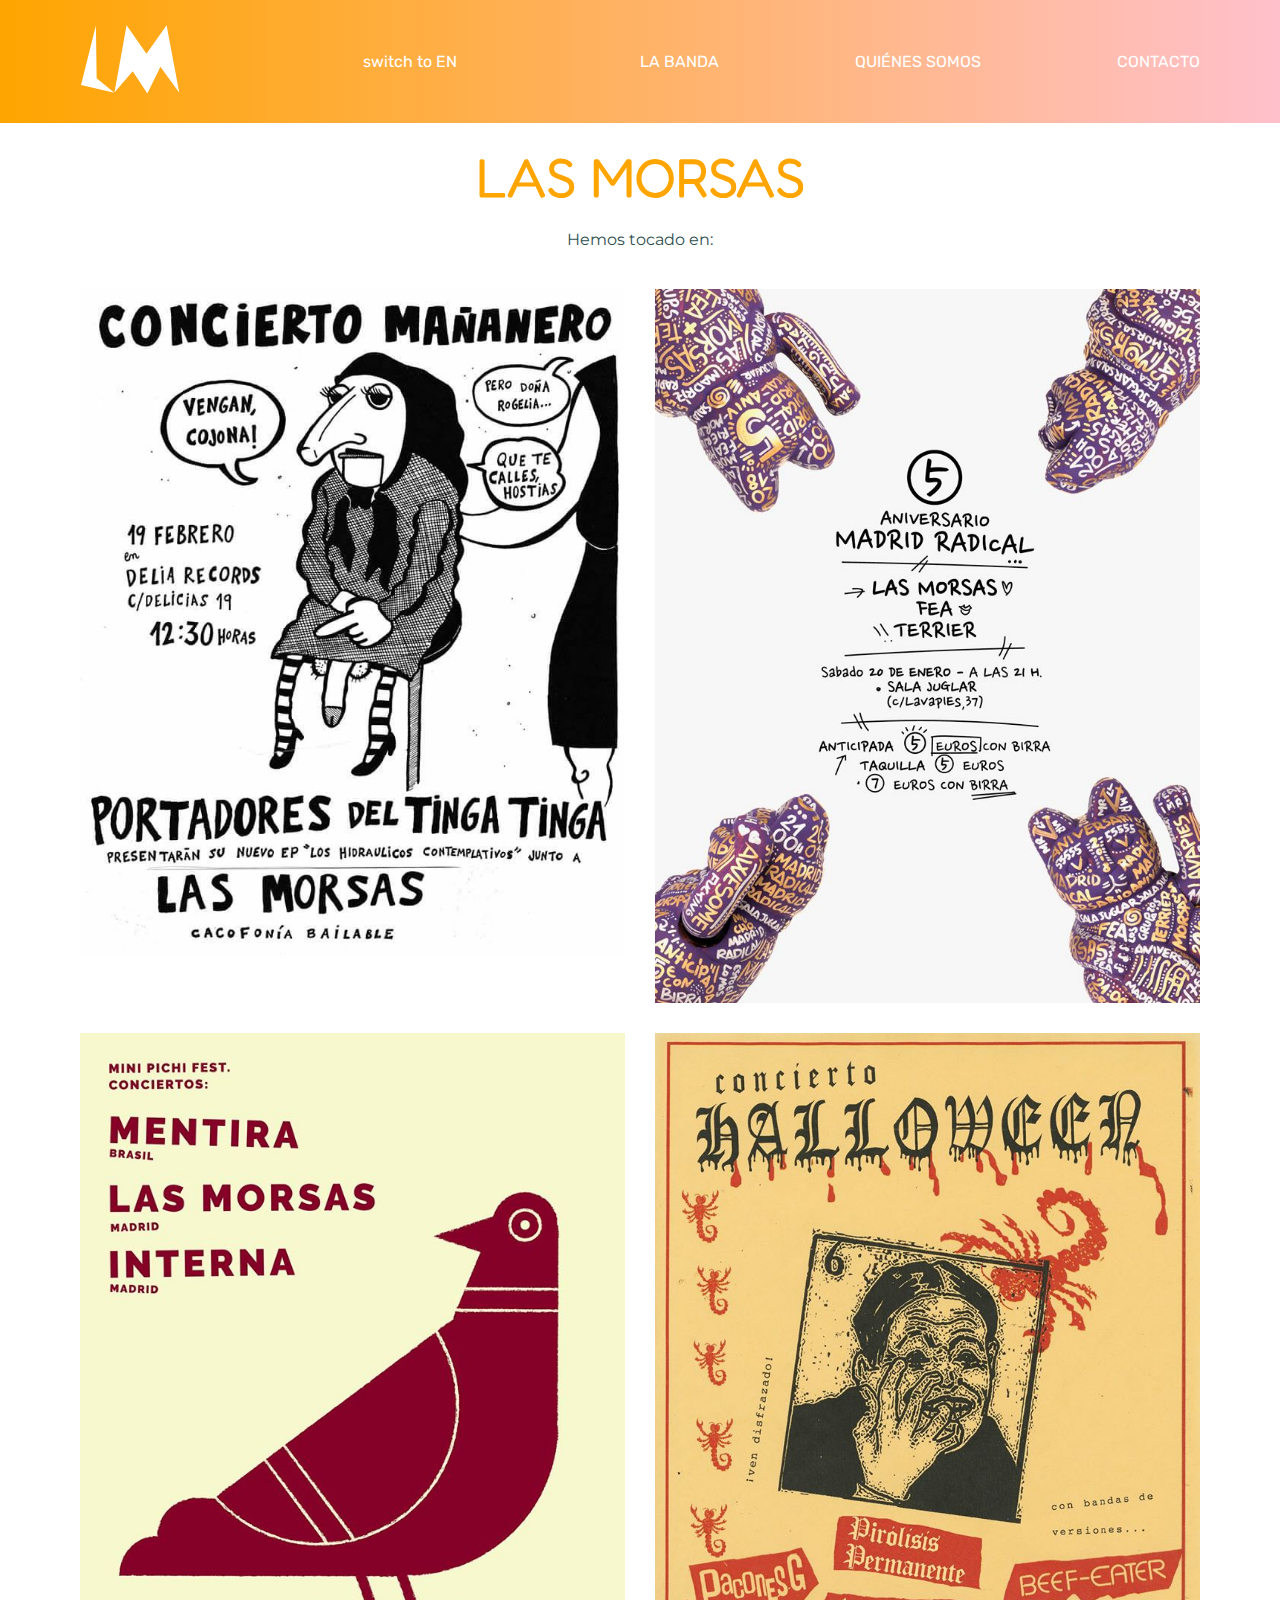
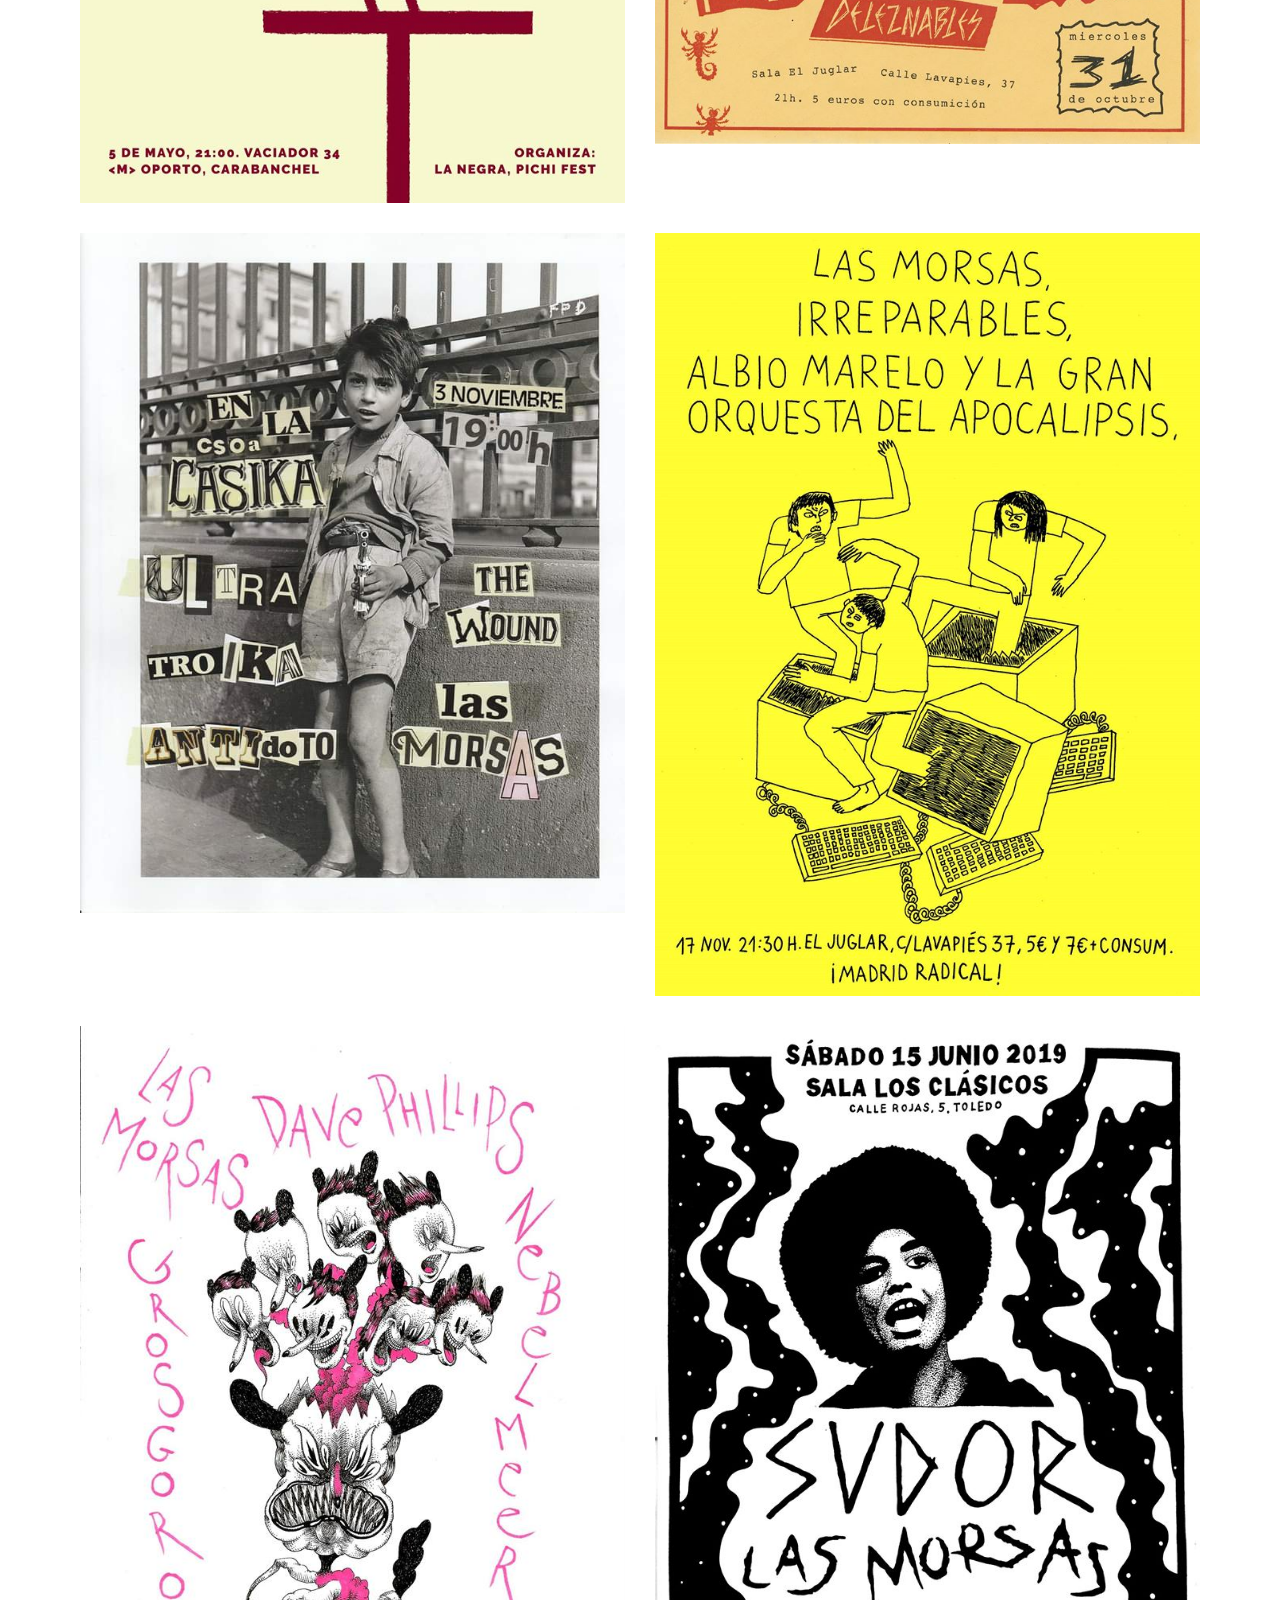
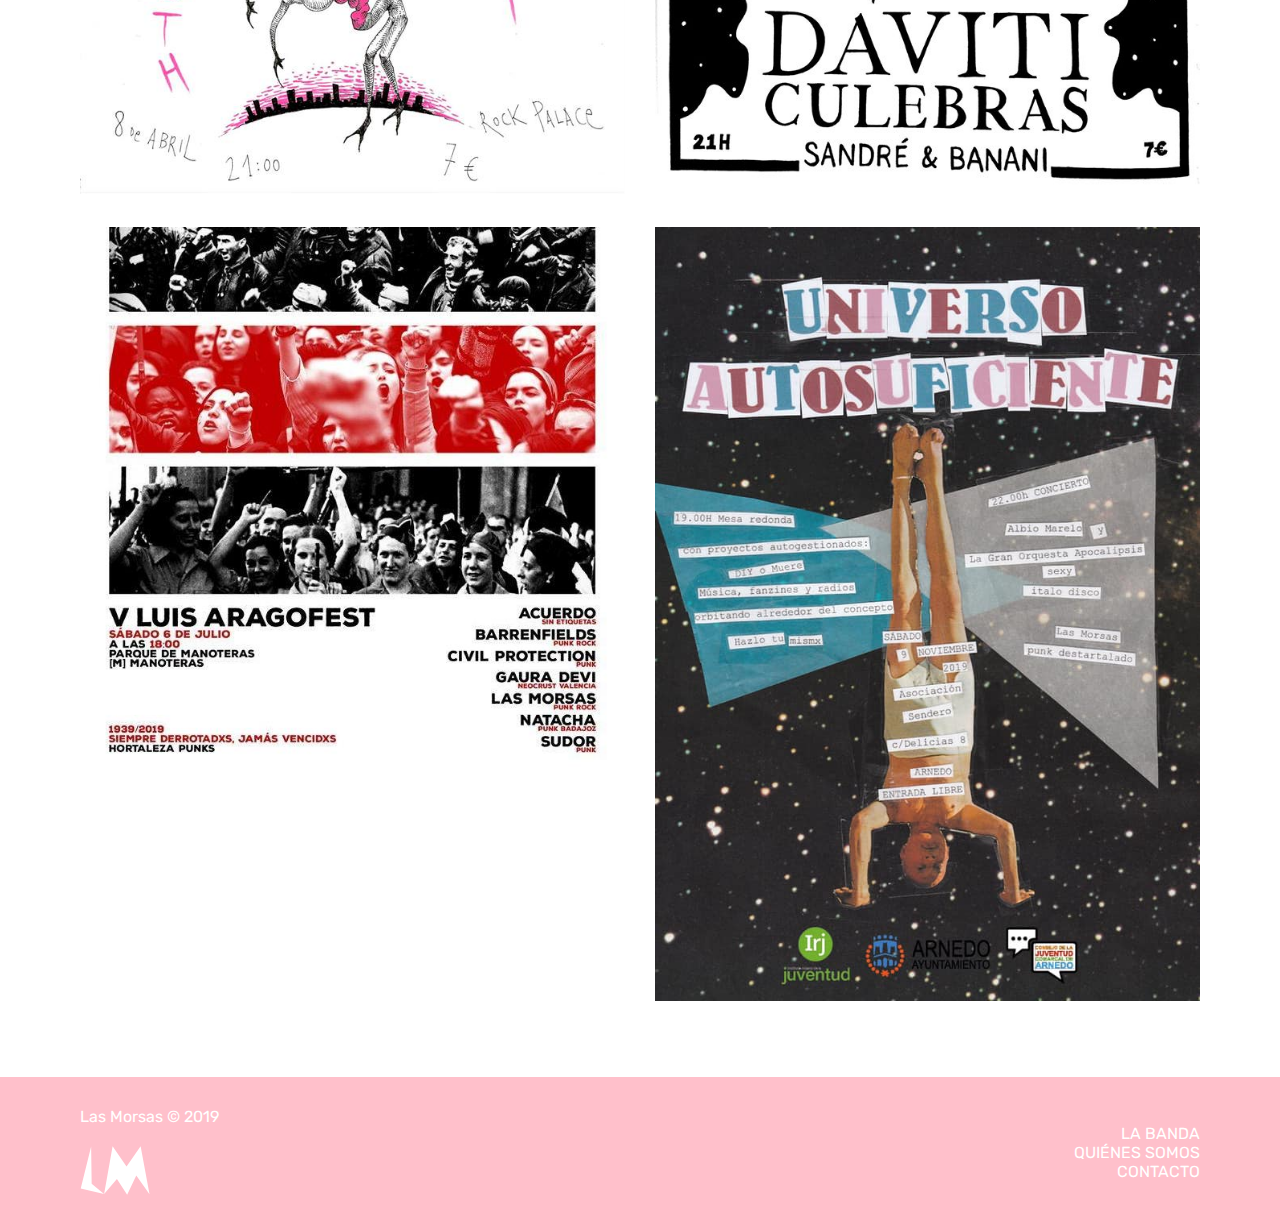
<file: pages/theband_es.html>
<!DOCTYPE html>
<html lang="es">
  <head>
    <meta charset="utf-8">
    <title> Las Morsas </title>
    <link href="https://fonts.googleapis.com/css?family=Rubik:500,700&display=swap" rel="stylesheet">
    <link href="https://fonts.googleapis.com/css?family=Montserrat:300&display=swap" rel="stylesheet">
    <link href="https://fonts.googleapis.com/css?family=Fredoka+One&display=swap" rel="stylesheet">
    <link rel="stylesheet" type="text/css" href="../styles/pages/theband.css">
    <meta name="viewport" content="width=device-width, initial-scale=1">
  </head>
  <body>
    <header>
      <div class="headerContainerMobile">
        <div class="headerLogoAndName">
          <a href="../index.html"><img class="bandLogo" src="../images/lasmorsas_logo_orange.svg" alt="logotipo de Las Morsas"/></a>
          <a href="index_en.html" style="color:orange; text-decoration: none;">switch to EN</a>
          <p class="mainTitle">LAS MORSAS</p>
        </div>
        <nav class="headerNav">
          <ul class="navList">
            <li class="listItem"> <a class="navLink" href="theband_es.html">LA BANDA</a></li>
            <li class="listItem"> <a class="navLink" href="who_es.html">QUIÉNES SOMOS</a></li>
            <li class="listItem"> <a class="navLink" href="contact_es.html">CONTACTO</a></li>
          </ul>
        </nav>
      </div>
      <div class="headerContainerTabletDesktop">
        <div class="headerLogoAndNav">
          <div class="centeringDiv">
            <a href="../index.html"><img class="bandLogo" src="../images/lasmorsas_logo_white.svg" alt="logotipo de Las Morsas"/></a>
            <a class="navLink" href="index_en.html">switch to EN</a>
            <nav class="headerNav">
              <ul class="navList">
                <li class="listItem"> <a class="navLink" href="theband_es.html">LA BANDA</a></li>
                <li class="listItem"> <a class="navLink" href="who_es.html">QUIÉNES SOMOS</a></li>
                <li class="listItem"> <a class="navLink" href="contact_es.html">CONTACTO</a></li>
              </ul>
            </nav>
          </div>
        </div>
        <p class="mainTitle">LAS MORSAS</p>
      </div>
    </header>
    
      <main class="mainContainer">
        <section>
          <div>
            <p class="gigsText">
              Hemos tocado en:
            </p>
          </div>
          <div class="gigsPosters">
            <img class="gigPosterItem" src="../images/gigs/gig1.jpg" alt="gig poster image">
            <img class="gigPosterItem" src="../images/gigs/gig2.jpg" alt="gig poster image">
            <img class="gigPosterItem" src="../images/gigs/gig3.jpg" alt="gig poster image">
            <img class="gigPosterItem" src="../images/gigs/gig4.jpg" alt="gig poster image">
            <img class="gigPosterItem" src="../images/gigs/gig5.jpg" alt="gig poster image">
            <img class="gigPosterItem" src="../images/gigs/gig6.jpg" alt="gig poster image">
            <img class="gigPosterItem" src="../images/gigs/gig7.jpg" alt="gig poster image">
            <img class="gigPosterItem" src="../images/gigs/gig8.jpg" alt="gig poster image">
            <img class="gigPosterItem" src="../images/gigs/gig9.jpg" alt="gig poster image">
            <img class="gigPosterItem" src="../images/gigs/gig10.jpg" alt="gig poster image">
          </div>
        </section>
      </main>

      <footer>
        <div class="footerContainerMobile">
          <div class="item1">
            <p>Las Morsas © 2019</p>
          </div>
          <div class="item2">
            <nav>
              <ul class="footerNavList">
                <li><a class="footerNavLink" href="theband_es.html">LA BANDA</a></li>
                <li><a class="footerNavLink" href="who_es.html">QUIÉNES SOMOS</a></li>
                <li><a class="footerNavLink" href="contact_es.html">CONTACTO</a></li>
              </ul>
            </nav>
          </div>
            <div class="item3">
              <a href="../index.html"><img class="footerbandLogo" src="../images/lasmorsas_logo_white.svg" alt="logotipo de Las Morsas"/></a>
            </div>
        </div>
        <div class="footerContainerTabletDesktop">
          <div class="footerCenteringDiv">
            <div>
              <div class="item1">
                <p>Las Morsas © 2019</p>
              </div>
              <div>
                <a href="../index.html"><img class="footerbandLogo" src="../images/lasmorsas_logo_white.svg" alt="logotipo de Las Morsas"/></a>
              </div>
            </div>
            <div>
              <nav>
                <ul class="footerNavList">
                  <li><a class="footerNavLink" href="theband_es.html">LA BANDA</a></li>
                  <li><a class="footerNavLink" href="who_es.html">QUIÉNES SOMOS</a></li>
                  <li><a class="footerNavLink" href="contact_es.html">CONTACTO</a></li>
                </ul>
              </nav>
            </div>
          </div>
        </div>
    </footer>
  </body>
</html>
</file>
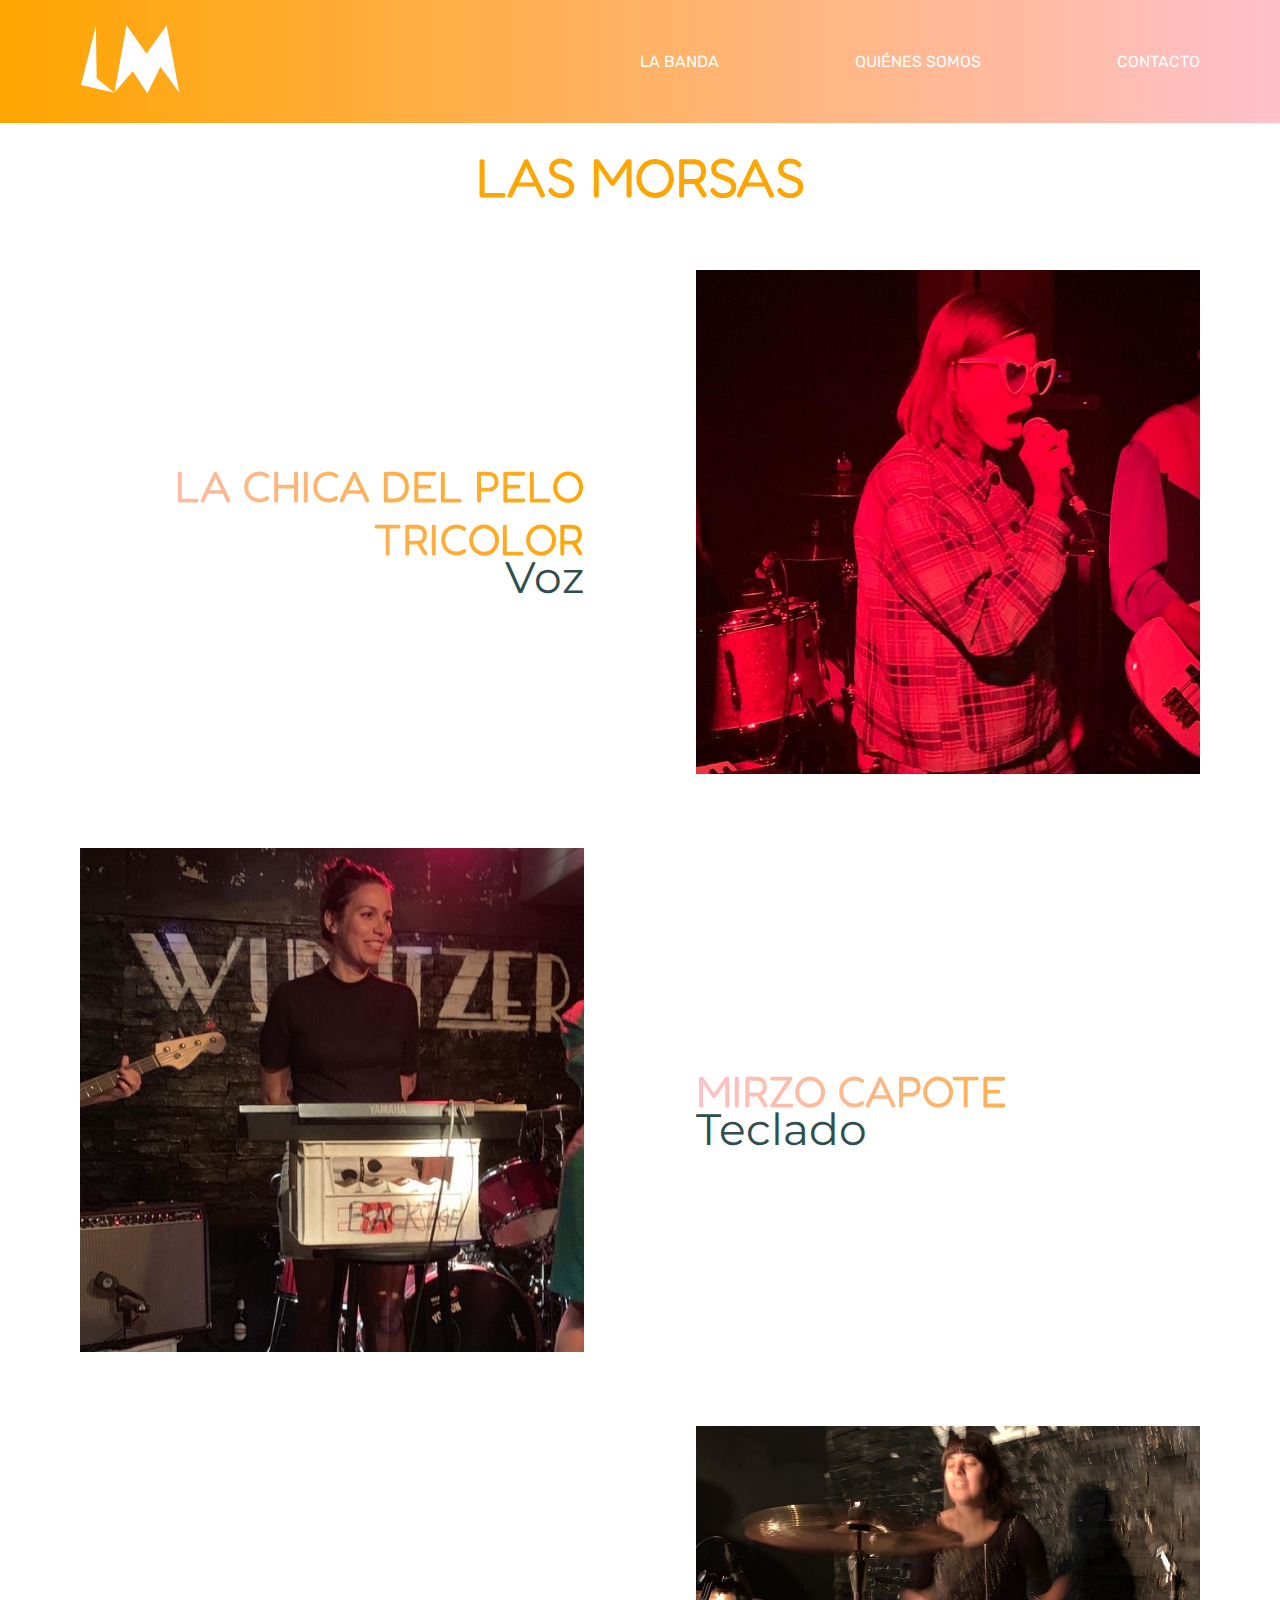
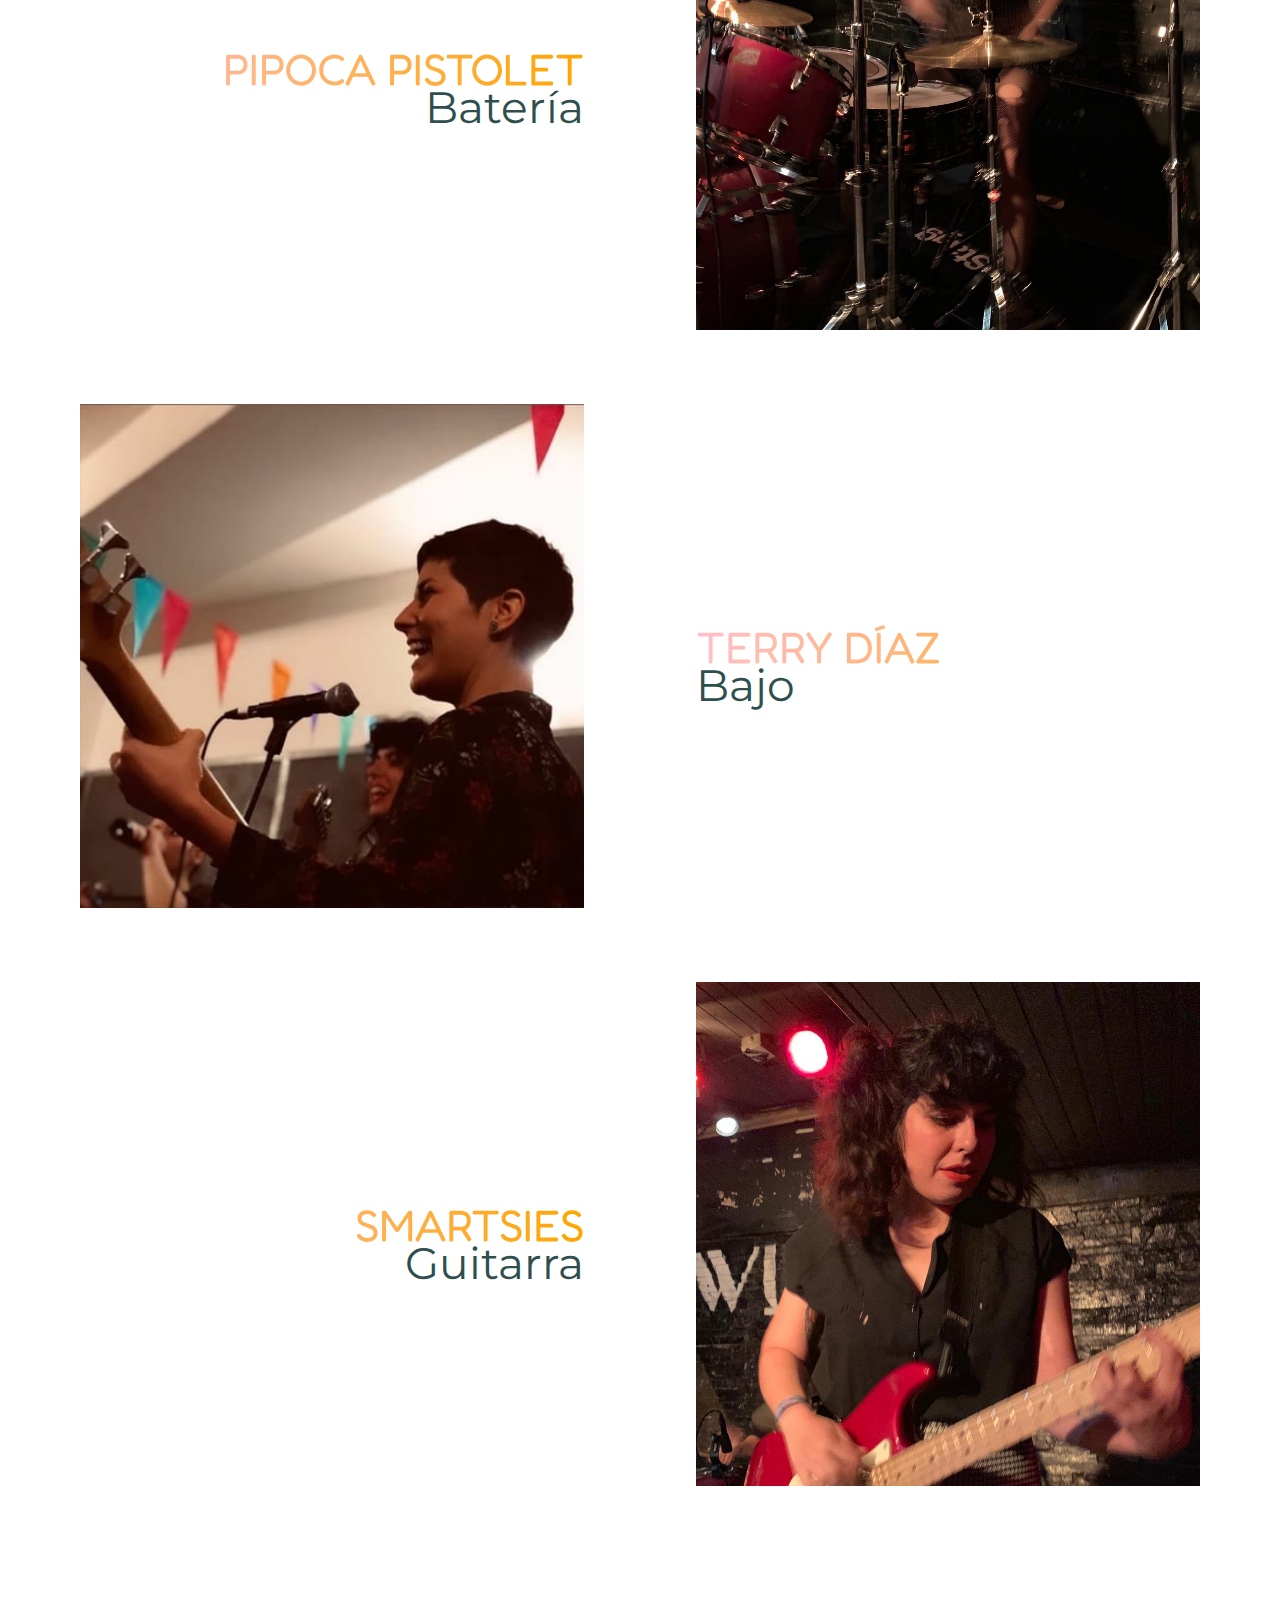
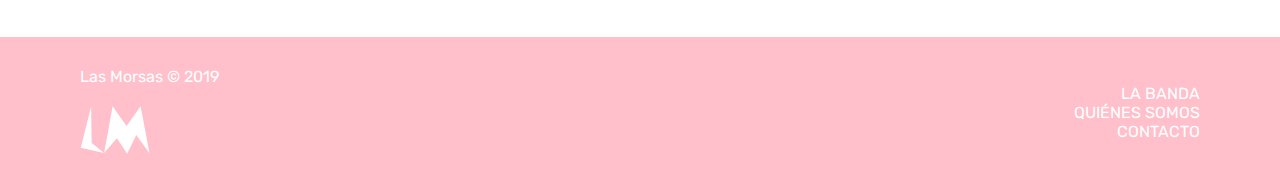
<file: pages/who.html>
<!DOCTYPE html>
<html lang="es">
  <head>
    <meta charset="utf-8">
    <title> Las Morsas </title>
    <link href="https://fonts.googleapis.com/css?family=Rubik:500,700&display=swap" rel="stylesheet">
    <link href="https://fonts.googleapis.com/css?family=Montserrat:300&display=swap" rel="stylesheet">
    <link href="https://fonts.googleapis.com/css?family=Fredoka+One&display=swap" rel="stylesheet">
    <link rel="stylesheet" type="text/css" href="../styles/pages/who.css">
    <meta name="viewport" content="width=device-width, initial-scale=1">
  </head>
  <body>
    <header>
      <div class="headerContainerMobile">
        <div class="headerLogoAndName">
          <a href="../index.html"><img class="bandLogo" src="../images/lasmorsas_logo_orange.svg" alt="logotipo de Las Morsas"/></a>
          <p class="mainTitle">LAS MORSAS</p>
        </div>
        <nav class="headerNav">
          <ul class="navList">
            <li class="listItem"> <a class="navLink" href="theband.html">LA BANDA</a></li>
            <li class="listItem"> <a class="navLink" href="who.html">QUIÉNES SOMOS</a></li>
            <li class="listItem"> <a class="navLink" href="contact.html">CONTACTO</a></li>
          </ul>
        </nav>
      </div>
      <div class="headerContainerTabletDesktop">
        <div class="headerLogoAndNav">
          <div class="centeringDiv">
            <a href="../index.html"><img class="bandLogo" src="../images/lasmorsas_logo_white.svg" alt="logotipo de Las Morsas"/></a>
            <nav class="headerNav">
              <ul class="navList">
                <li class="listItem"> <a class="navLink" href="theband.html">LA BANDA</a></li>
                <li class="listItem"> <a class="navLink" href="who.html">QUIÉNES SOMOS</a></li>
                <li class="listItem"> <a class="navLink" href="contact.html">CONTACTO</a></li>
              </ul>
            </nav>
          </div>
        </div>
        <p class="mainTitle">LAS MORSAS</p>
      </div>
    </header>
    
      <main class="mainContainer">
        <section>
          <div class="bandMembers">
            <div class="bandMember reverse">
              <div class="imageContainer">
                <img class="memberImage" src="../images/members/elena.jpg" alt="foto de Elena">
              </div>
              <div class="memberText">
                <p class="memberName">
                  LA CHICA DEL PELO TRICOLOR
                </p>
                <p class="memberDescription">
                  Voz
                </p>
              </div>
            </div>
            <div class="bandMember">
              <div class="imageContainer">
                <img class="memberImage" src="../images/members/miriam.jpg" alt="foto de Elena">
              </div>
              <div class="memberText">
                <p class="memberName">
                  MIRZO CAPOTE
                </p>
                <p class="memberDescription">
                  Teclado
                </p>
              </div>
            </div>
            <div class="bandMember reverse">
              <div class="imageContainer">
                <img class="memberImage" src="../images/members/paloma.jpg" alt="foto de Elena">
              </div>
              <div class="memberText">
                <p class="memberName">
                  PIPOCA PISTOLET
                </p>
                <p class="memberDescription">
                  Batería
                </p>
              </div>
            </div>
            <div class="bandMember">
              <div class="imageContainer">
                <img class="memberImage" src="../images/members/tere.jpg" alt="foto de Elena">
              </div>
              <div class="memberText">
                <p class="memberName">
                  TERRY DÍAZ
                </p>
                <p class="memberDescription">
                  Bajo
                </p>
              </div>
            </div>
            <div class="bandMember reverse">
              <div class="imageContainer">
                <img class="memberImage" src="../images/members/marta.jpg" alt="foto de Elena">
              </div>
              <div class="memberText">
                <p class="memberName">
                  SMARTSIES
                </p>
                <p class="memberDescription">
                  Guitarra
                </p>
              </div>
            </div>
          </div>
        </section>
      </main>

      <footer>
        <div class="footerContainerMobile">
          <div class="item1">
            <p>Las Morsas © 2019</p>
          </div>
          <div class="item2">
            <nav>
              <ul class="footerNavList">
                <li><a class="footerNavLink" href="theband.html">LA BANDA</a></li>
                <li><a class="footerNavLink" href="who.html">QUIÉNES SOMOS</a></li>
                <li><a class="footerNavLink" href="contact.html">CONTACTO</a></li>
              </ul>
            </nav>
          </div>
            <div class="item3">
              <a href=""><img class="footerbandLogo" src="../images/lasmorsas_logo_white.svg" alt="logotipo de Las Morsas"/></a>
            </div>
        </div>
        <div class="footerContainerTabletDesktop">
          <div class="footerCenteringDiv">
            <div>
              <div class="item1">
                <p>Las Morsas © 2019</p>
              </div>
              <div>
                <a href=""><img class="footerbandLogo" src="../images/lasmorsas_logo_white.svg" alt="logotipo de Las Morsas"/></a>
              </div>
            </div>
            <div>
              <nav>
                <ul class="footerNavList">
                  <li><a class="footerNavLink" href="theband.html">LA BANDA</a></li>
                  <li><a class="footerNavLink" href="who.html">QUIÉNES SOMOS</a></li>
                  <li><a class="footerNavLink" href="contact.html">CONTACTO</a></li>
                </ul>
              </nav>
            </div>
          </div>
        </div>
    </footer>
  </body>
</html>
</file>
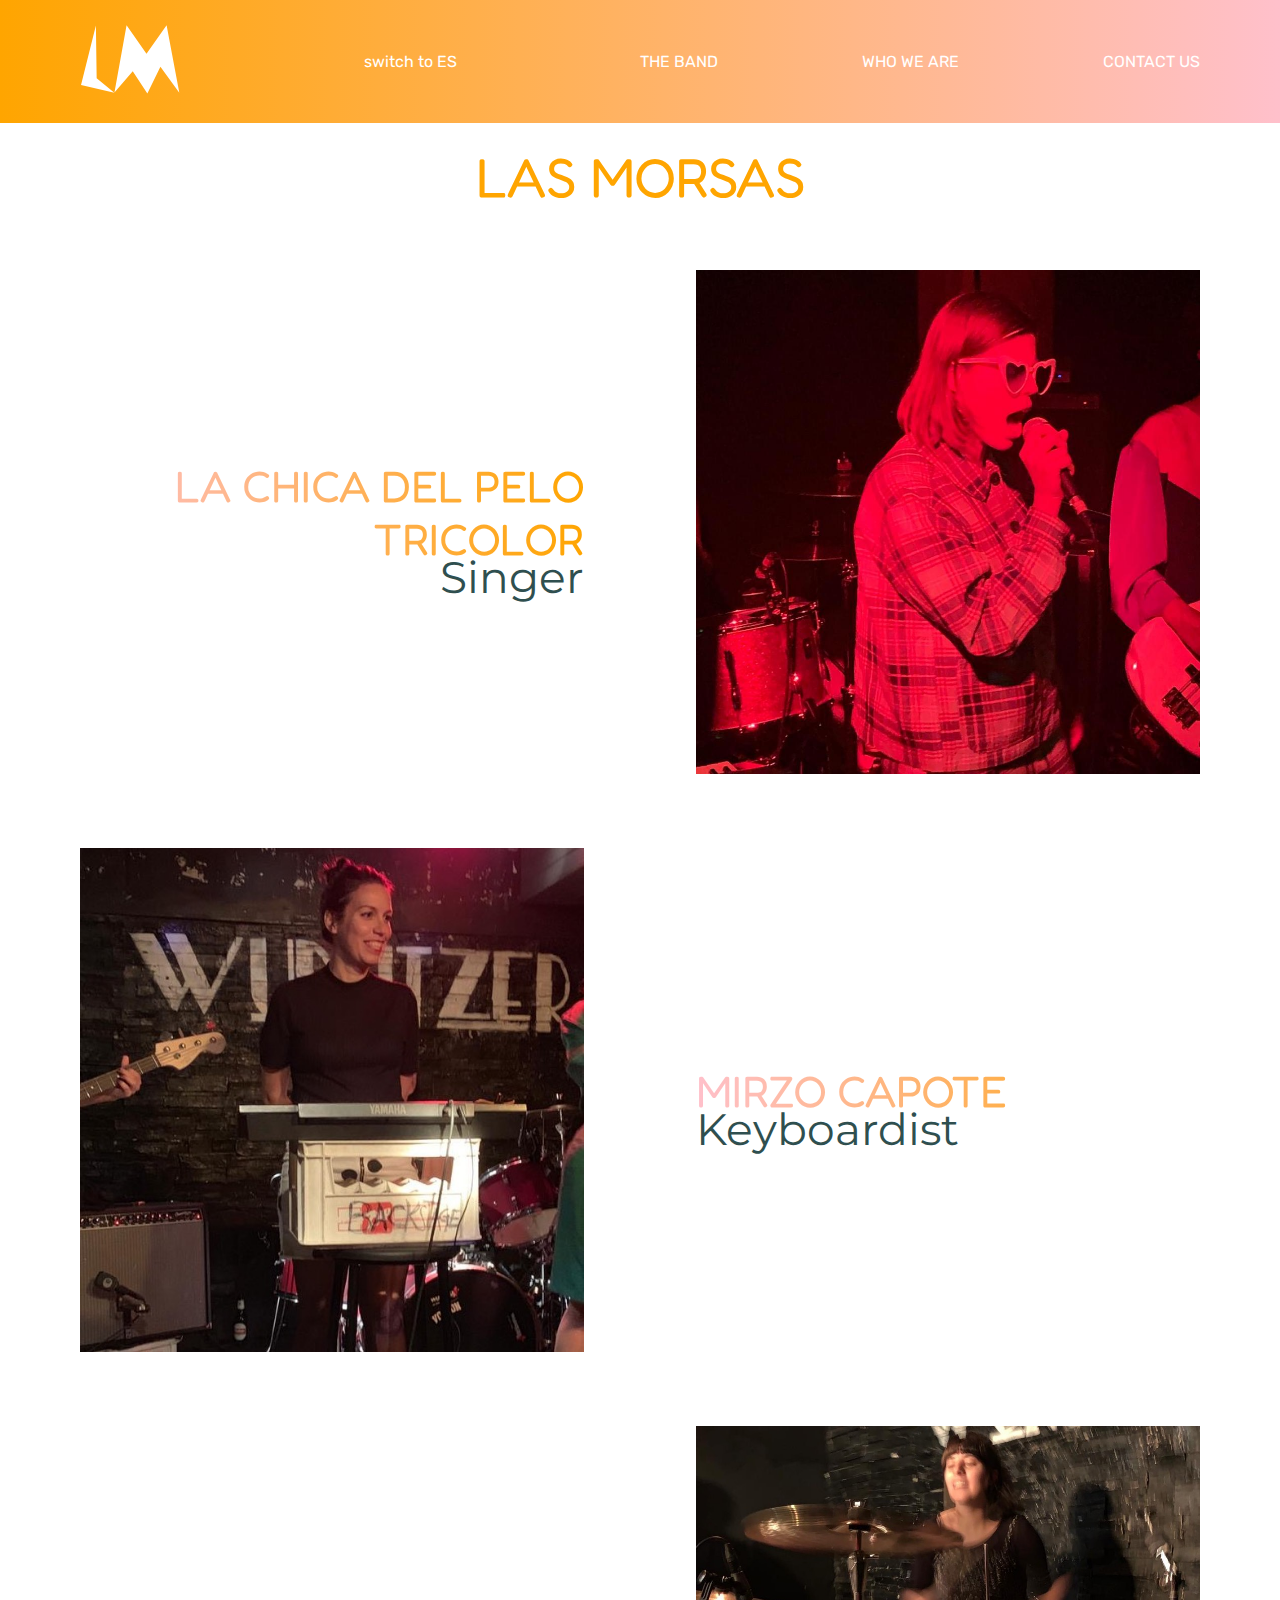
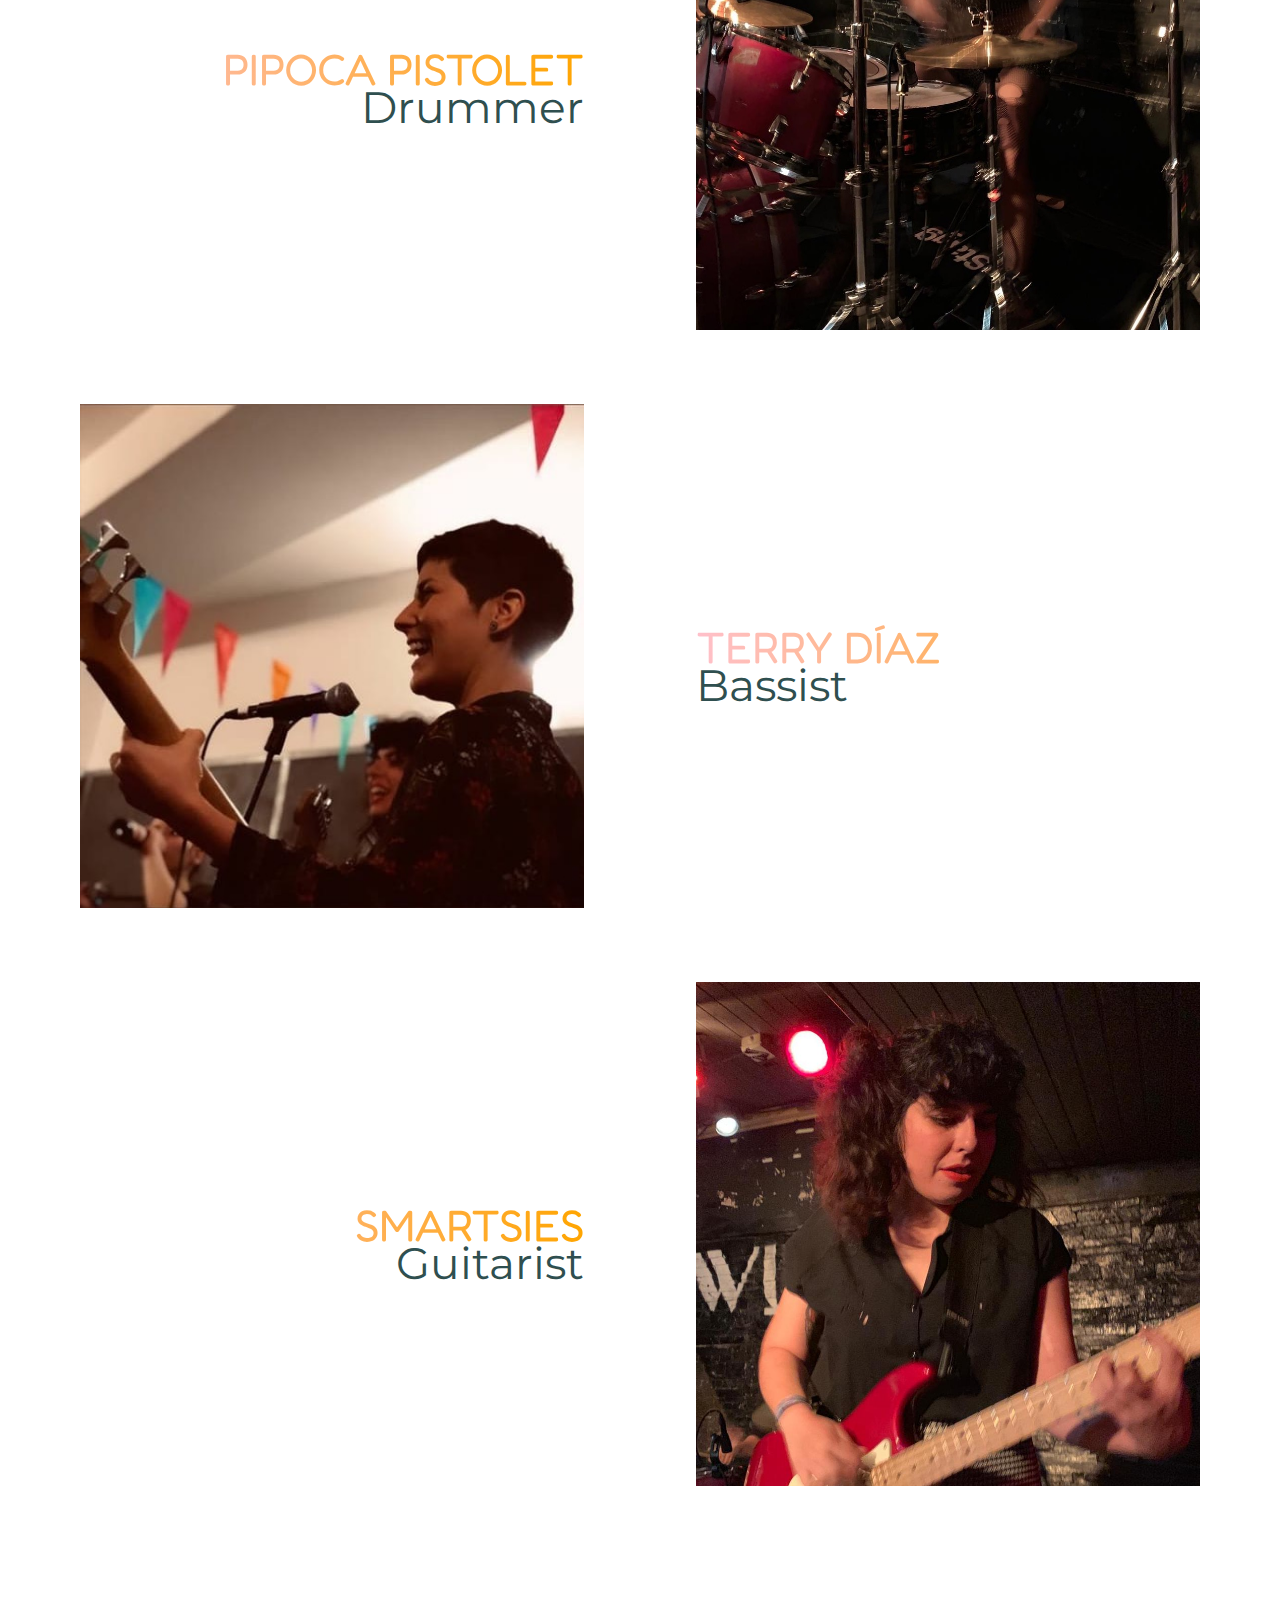
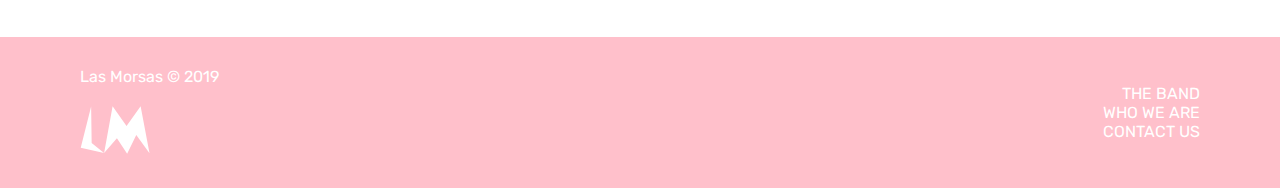
<file: pages/who_en.html>
<!DOCTYPE html>
<html lang="es">
  <head>
    <meta charset="utf-8">
    <title> Las Morsas </title>
    <link href="https://fonts.googleapis.com/css?family=Rubik:500,700&display=swap" rel="stylesheet">
    <link href="https://fonts.googleapis.com/css?family=Montserrat:300&display=swap" rel="stylesheet">
    <link href="https://fonts.googleapis.com/css?family=Fredoka+One&display=swap" rel="stylesheet">
    <link rel="stylesheet" type="text/css" href="../styles/pages/who.css">
    <meta name="viewport" content="width=device-width, initial-scale=1">
  </head>
  <body>
    <header>
      <div class="headerContainerMobile">
        <div class="headerLogoAndName">
          <a href="index_en.html"><img class="bandLogo" src="../images/lasmorsas_logo_orange.svg" alt="logotipo de Las Morsas"/></a>
          <a href="../index.html" style="color:orange; text-decoration: none;">switch to ES</a>
          <p class="mainTitle">LAS MORSAS</p>
        </div>
        <nav class="headerNav">
          <ul class="navList">
            <li class="listItem"> <a class="navLink" href="theband_en.html">THE BAND</a></li>
            <li class="listItem"> <a class="navLink" href="who_en.html">WHO WE ARE</a></li>
            <li class="listItem"> <a class="navLink" href="contact_en.html">CONTACT US</a></li>
          </ul>
        </nav>
      </div>
      <div class="headerContainerTabletDesktop">
        <div class="headerLogoAndNav">
          <div class="centeringDiv">
            <a href="index_en.html"><img class="bandLogo" src="../images/lasmorsas_logo_white.svg" alt="logotipo de Las Morsas"/></a>
            <a class="navLink" href="../index.html">switch to ES</a>
            <nav class="headerNav">
              <ul class="navList">
                <li class="listItem"> <a class="navLink" href="theband_en.html">THE BAND</a></li>
                <li class="listItem"> <a class="navLink" href="who_en.html">WHO WE ARE</a></li>
                <li class="listItem"> <a class="navLink" href="contact_en.html">CONTACT US</a></li>
              </ul>
            </nav>
          </div>
        </div>
        <p class="mainTitle">LAS MORSAS</p>
      </div>
    </header>
    
      <main class="mainContainer">
        <section>
          <div class="bandMembers">
            <div class="bandMember reverse">
              <div class="imageContainer">
                <img class="memberImage" src="../images/members/elena.jpg" alt="foto de Elena">
              </div>
              <div class="memberText">
                <p class="memberName">
                  LA CHICA DEL PELO TRICOLOR
                </p>
                <p class="memberDescription">
                  Singer
                </p>
              </div>
            </div>
            <div class="bandMember">
              <div class="imageContainer">
                <img class="memberImage" src="../images/members/miriam.jpg" alt="foto de Elena">
              </div>
              <div class="memberText">
                <p class="memberName">
                  MIRZO CAPOTE
                </p>
                <p class="memberDescription">
                  Keyboardist
                </p>
              </div>
            </div>
            <div class="bandMember reverse">
              <div class="imageContainer">
                <img class="memberImage" src="../images/members/paloma.jpg" alt="foto de Elena">
              </div>
              <div class="memberText">
                <p class="memberName">
                  PIPOCA PISTOLET
                </p>
                <p class="memberDescription">
                  Drummer
                </p>
              </div>
            </div>
            <div class="bandMember">
              <div class="imageContainer">
                <img class="memberImage" src="../images/members/tere.jpg" alt="foto de Elena">
              </div>
              <div class="memberText">
                <p class="memberName">
                  TERRY DÍAZ
                </p>
                <p class="memberDescription">
                  Bassist
                </p>
              </div>
            </div>
            <div class="bandMember reverse">
              <div class="imageContainer">
                <img class="memberImage" src="../images/members/marta.jpg" alt="foto de Elena">
              </div>
              <div class="memberText">
                <p class="memberName">
                  SMARTSIES
                </p>
                <p class="memberDescription">
                  Guitarist
                </p>
              </div>
            </div>
          </div>
        </section>
      </main>

      <footer>
        <div class="footerContainerMobile">
          <div class="item1">
            <p>Las Morsas © 2019</p>
          </div>
          <div class="item2">
            <nav>
              <ul class="footerNavList">
                <li><a class="footerNavLink" href="theband_en.html">THE BAND</a></li>
                <li><a class="footerNavLink" href="who_en.html">WHO WE ARE</a></li>
                <li><a class="footerNavLink" href="contact_en.html">CONTACT US</a></li>
              </ul>
            </nav>
          </div>
            <div class="item3">
              <a href="index_en.html"><img class="footerbandLogo" src="../images/lasmorsas_logo_white.svg" alt="logotipo de Las Morsas"/></a>
            </div>
        </div>
        <div class="footerContainerTabletDesktop">
          <div class="footerCenteringDiv">
            <div>
              <div class="item1">
                <p>Las Morsas © 2019</p>
              </div>
              <div>
                <a href="index_en.html"><img class="footerbandLogo" src="../images/lasmorsas_logo_white.svg" alt="logotipo de Las Morsas"/></a>
              </div>
            </div>
            <div>
              <nav>
                <ul class="footerNavList">
                  <li><a class="footerNavLink" href="theband_en.html">THE BAND</a></li>
                  <li><a class="footerNavLink" href="who_en.html">WHO WE ARE</a></li>
                  <li><a class="footerNavLink" href="contact_en.html">CONTACT US</a></li>
                </ul>
              </nav>
            </div>
          </div>
        </div>
    </footer>
  </body>
</html>
</file>
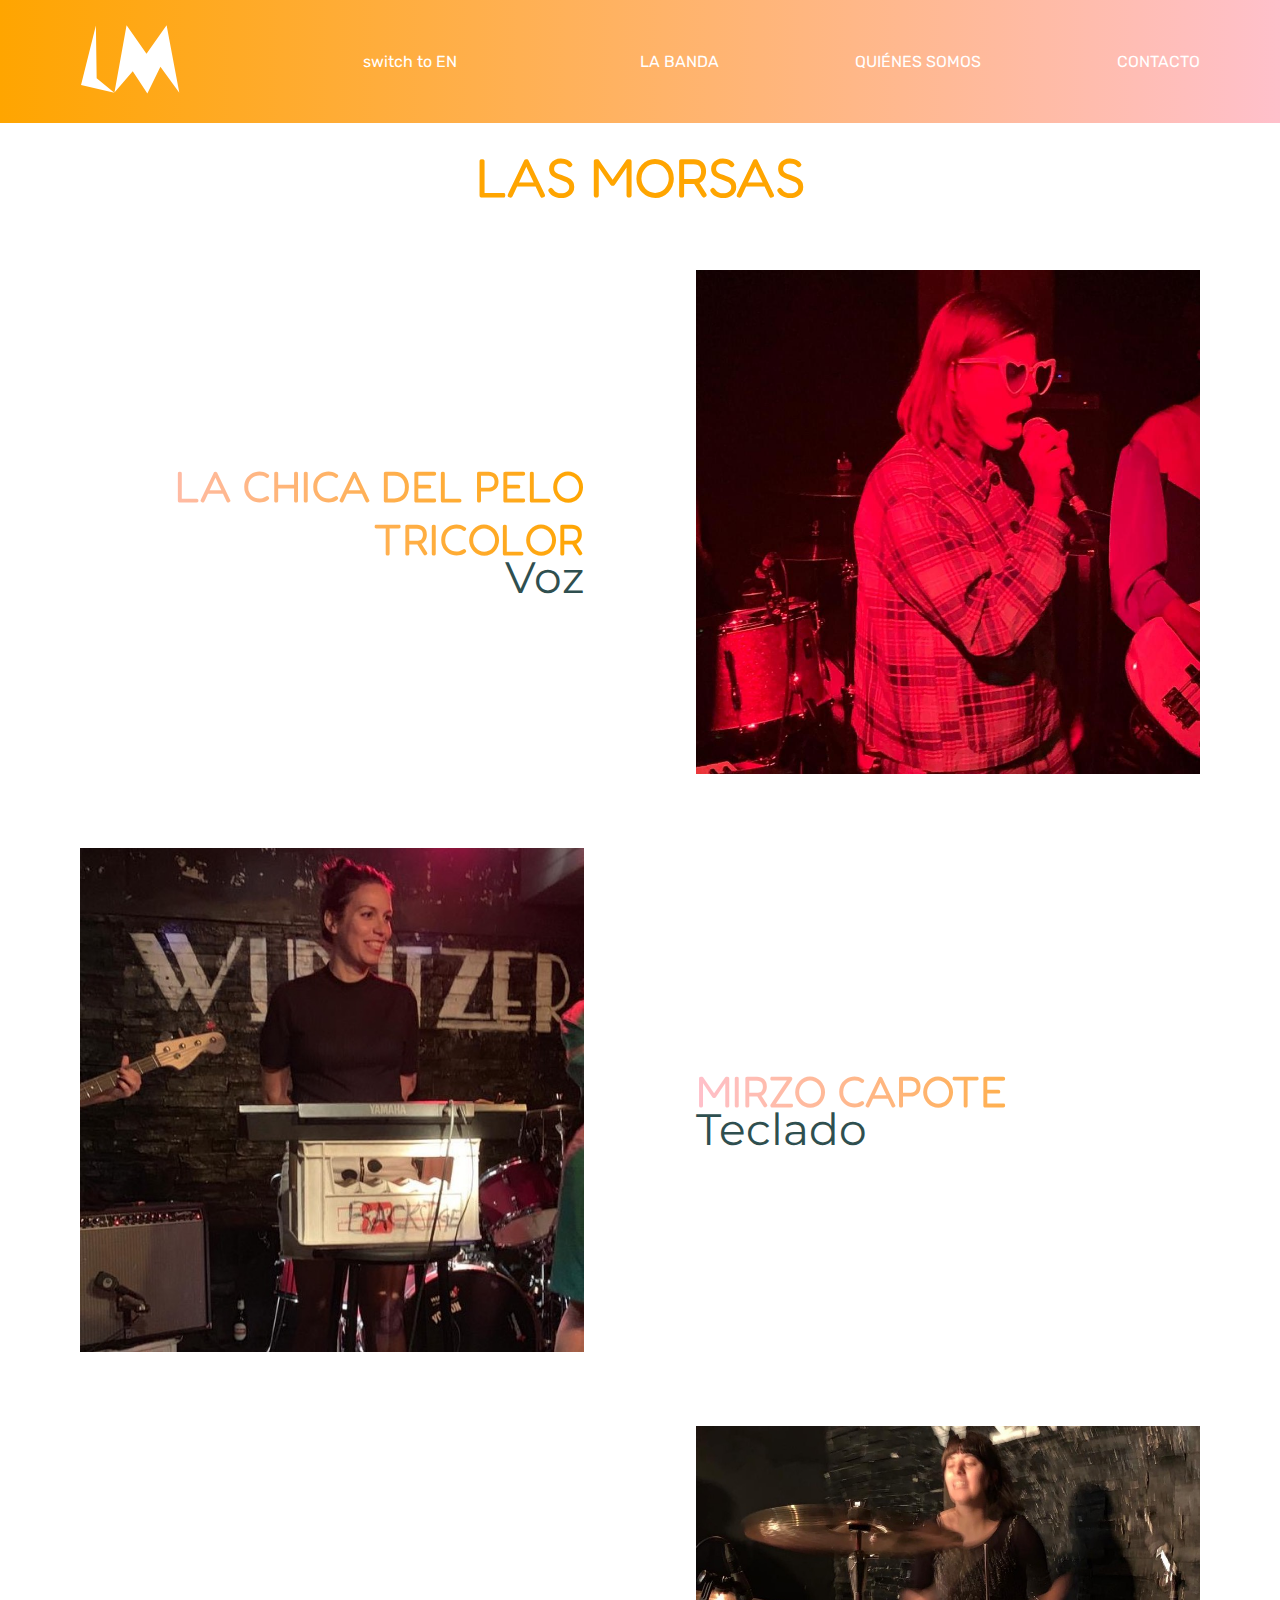
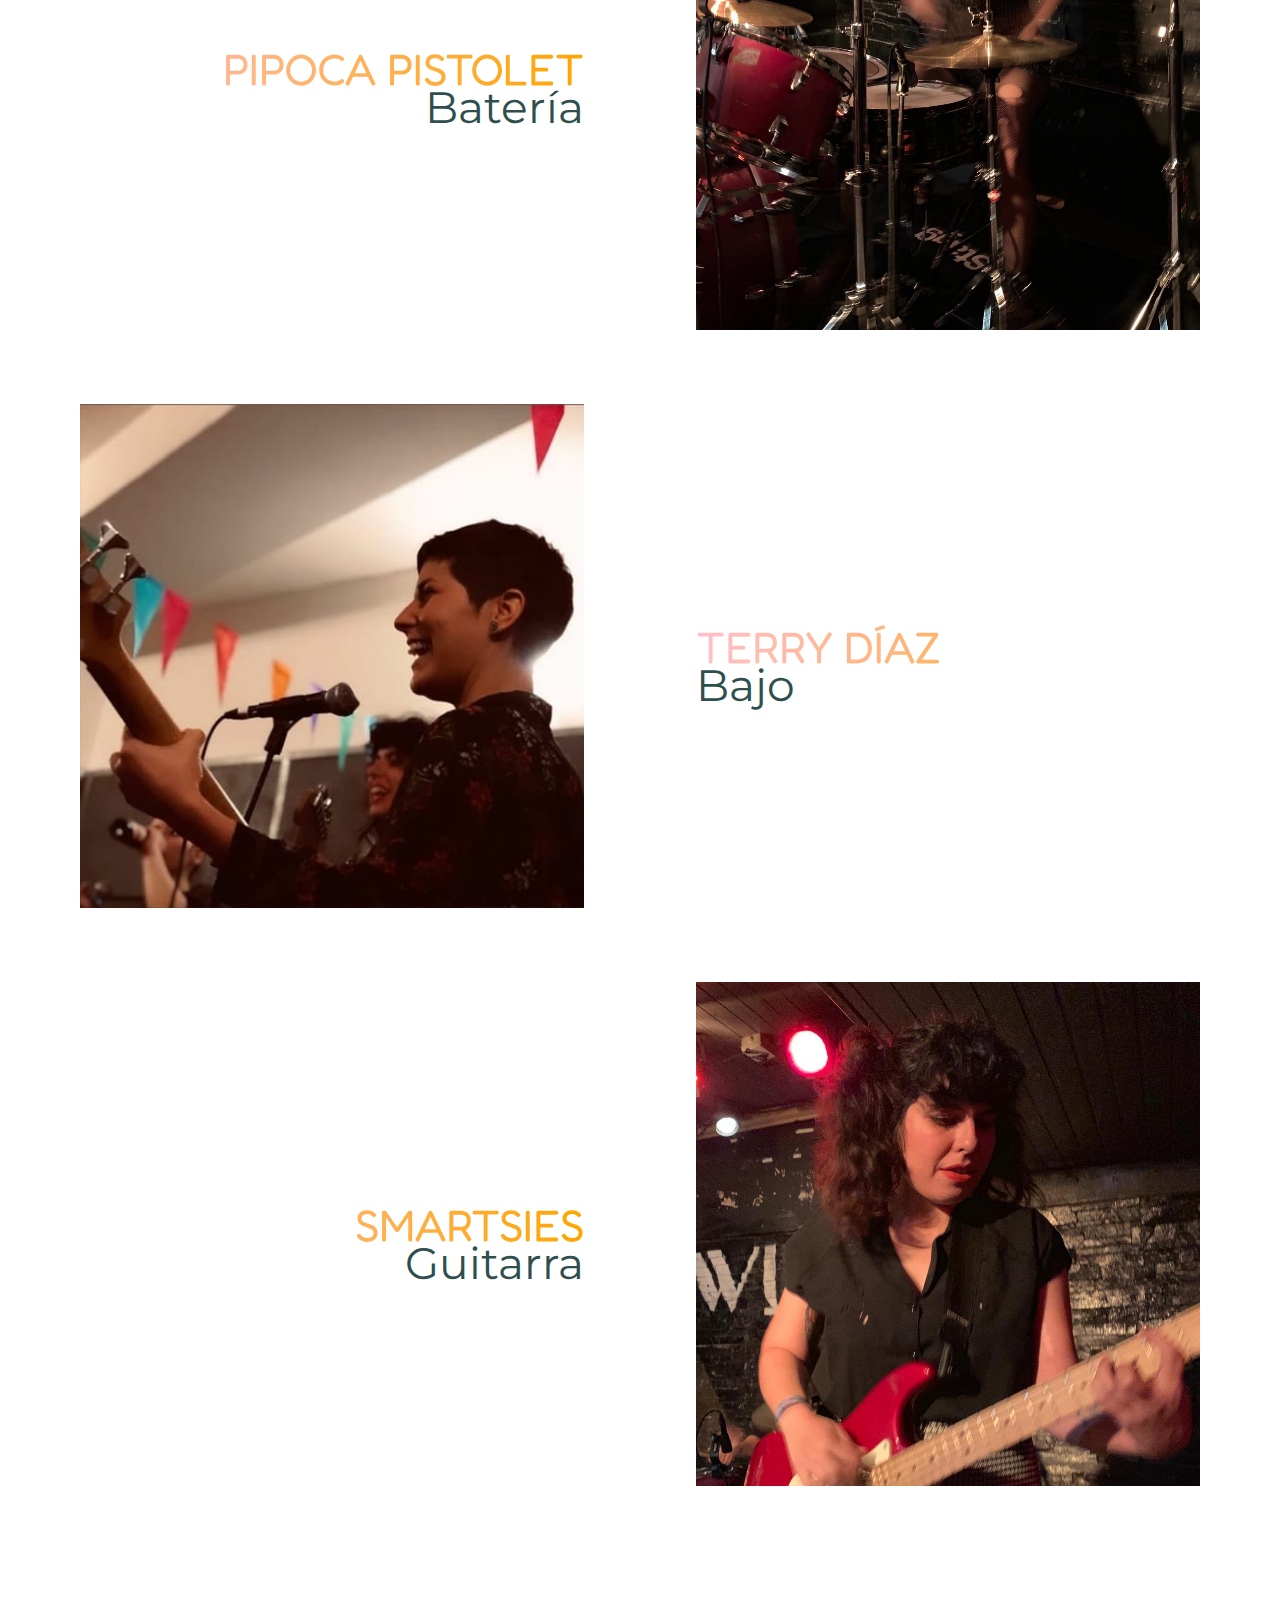
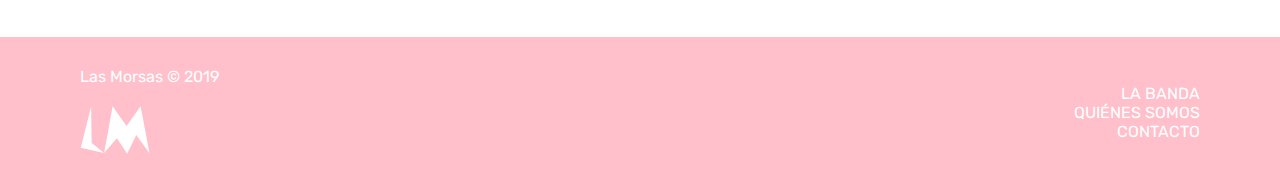
<file: pages/who_es.html>
<!DOCTYPE html>
<html lang="es">
  <head>
    <meta charset="utf-8">
    <title> Las Morsas </title>
    <link href="https://fonts.googleapis.com/css?family=Rubik:500,700&display=swap" rel="stylesheet">
    <link href="https://fonts.googleapis.com/css?family=Montserrat:300&display=swap" rel="stylesheet">
    <link href="https://fonts.googleapis.com/css?family=Fredoka+One&display=swap" rel="stylesheet">
    <link rel="stylesheet" type="text/css" href="../styles/pages/who.css">
    <meta name="viewport" content="width=device-width, initial-scale=1">
  </head>
  <body>
    <header>
      <div class="headerContainerMobile">
        <div class="headerLogoAndName">
          <a href="../index.html"><img class="bandLogo" src="../images/lasmorsas_logo_orange.svg" alt="logotipo de Las Morsas"/></a>
          <a href="index_en.html" style="color:orange; text-decoration: none;">switch to EN</a>
          <p class="mainTitle">LAS MORSAS</p>
        </div>
        <nav class="headerNav">
          <ul class="navList">
            <li class="listItem"> <a class="navLink" href="theband_es.html">LA BANDA</a></li>
            <li class="listItem"> <a class="navLink" href="who_es.html">QUIÉNES SOMOS</a></li>
            <li class="listItem"> <a class="navLink" href="contact_es.html">CONTACTO</a></li>
          </ul>
        </nav>
      </div>
      <div class="headerContainerTabletDesktop">
        <div class="headerLogoAndNav">
          <div class="centeringDiv">
            <a href="../index.html"><img class="bandLogo" src="../images/lasmorsas_logo_white.svg" alt="logotipo de Las Morsas"/></a>
            <a class="navLink" href="index_en.html">switch to EN</a>
            <nav class="headerNav">
              <ul class="navList">
                <li class="listItem"> <a class="navLink" href="theband_es.html">LA BANDA</a></li>
                <li class="listItem"> <a class="navLink" href="who_es.html">QUIÉNES SOMOS</a></li>
                <li class="listItem"> <a class="navLink" href="contact_es.html">CONTACTO</a></li>
              </ul>
            </nav>
          </div>
        </div>
        <p class="mainTitle">LAS MORSAS</p>
      </div>
    </header>
    
      <main class="mainContainer">
        <section>
          <div class="bandMembers">
            <div class="bandMember reverse">
              <div class="imageContainer">
                <img class="memberImage" src="../images/members/elena.jpg" alt="foto de Elena">
              </div>
              <div class="memberText">
                <p class="memberName">
                  LA CHICA DEL PELO TRICOLOR
                </p>
                <p class="memberDescription">
                  Voz
                </p>
              </div>
            </div>
            <div class="bandMember">
              <div class="imageContainer">
                <img class="memberImage" src="../images/members/miriam.jpg" alt="foto de Elena">
              </div>
              <div class="memberText">
                <p class="memberName">
                  MIRZO CAPOTE
                </p>
                <p class="memberDescription">
                  Teclado
                </p>
              </div>
            </div>
            <div class="bandMember reverse">
              <div class="imageContainer">
                <img class="memberImage" src="../images/members/paloma.jpg" alt="foto de Elena">
              </div>
              <div class="memberText">
                <p class="memberName">
                  PIPOCA PISTOLET
                </p>
                <p class="memberDescription">
                  Batería
                </p>
              </div>
            </div>
            <div class="bandMember">
              <div class="imageContainer">
                <img class="memberImage" src="../images/members/tere.jpg" alt="foto de Elena">
              </div>
              <div class="memberText">
                <p class="memberName">
                  TERRY DÍAZ
                </p>
                <p class="memberDescription">
                  Bajo
                </p>
              </div>
            </div>
            <div class="bandMember reverse">
              <div class="imageContainer">
                <img class="memberImage" src="../images/members/marta.jpg" alt="foto de Elena">
              </div>
              <div class="memberText">
                <p class="memberName">
                  SMARTSIES
                </p>
                <p class="memberDescription">
                  Guitarra
                </p>
              </div>
            </div>
          </div>
        </section>
      </main>

      <footer>
        <div class="footerContainerMobile">
          <div class="item1">
            <p>Las Morsas © 2019</p>
          </div>
          <div class="item2">
            <nav>
              <ul class="footerNavList">
                <li><a class="footerNavLink" href="theband_es.html">LA BANDA</a></li>
                <li><a class="footerNavLink" href="who_es.html">QUIÉNES SOMOS</a></li>
                <li><a class="footerNavLink" href="contact_es.html">CONTACTO</a></li>
              </ul>
            </nav>
          </div>
            <div class="item3">
              <a href="../index.html"><img class="footerbandLogo" src="../images/lasmorsas_logo_white.svg" alt="logotipo de Las Morsas"/></a>
            </div>
        </div>
        <div class="footerContainerTabletDesktop">
          <div class="footerCenteringDiv">
            <div>
              <div class="item1">
                <p>Las Morsas © 2019</p>
              </div>
              <div>
                <a href="../index.html"><img class="footerbandLogo" src="../images/lasmorsas_logo_white.svg" alt="logotipo de Las Morsas"/></a>
              </div>
            </div>
            <div>
              <nav>
                <ul class="footerNavList">
                  <li><a class="footerNavLink" href="theband_es.html">LA BANDA</a></li>
                  <li><a class="footerNavLink" href="who_es.html">QUIÉNES SOMOS</a></li>
                  <li><a class="footerNavLink" href="contact_es.html">CONTACTO</a></li>
                </ul>
              </nav>
            </div>
          </div>
        </div>
    </footer>
  </body>
</html>
</file>
<file: styles/home.css>
* {
  margin: 0;
  font-family: 'Rubik', sans-serif;
  -webkit-font-smoothing: antialiased;
  -moz-osx-font-smoothing: grayscale;
}

html {
  position: relative;
  height: 100%;
}

body {
  position: relative;
  min-height: 100vh;
  padding-bottom: 228px;
}

/* mediaqueries plantilla

@media only screen and (min-width: 768px) {
  body {
  }
}

@media only screen and (min-width: 1200px) {
  body {
  }
}*/

/*estilos header*/

.headerContainerMobile {
  width: 100%;
  display: flex;
  flex-direction: column;
}

.headerContainerTabletDesktop {
  display: none;
}

.headerLogoAndName {
  margin: 25px;
  display: flex;
  align-items: center;
  justify-content: space-between;
}

.bandLogo {
  width: 100px;
}

.mainTitle {
  font-family: 'Fredoka one', sans-serif;
  color: rgb(255, 165, 0);
  font-size: 32px;
}

.headerNav {
  padding: 20px 0;
  background: linear-gradient(to right,orange, pink);
}

.navList {
  margin: 0 25px;
  padding: 0;
  list-style: none;
  display: flex;
  flex-direction: row;
  justify-content: space-between;
}

.navLink {
  color: white;
  text-decoration: none;
}

@media only screen and (min-width: 768px) {
  .headerContainerMobile {
    display: none;
  }

  .headerContainerTabletDesktop {
    display: flex;
    flex-direction: column;
  }

  .headerLogoAndNav {
    display: initial;
    background: linear-gradient(to right,orange, pink);
  }

  .centeringDiv {
    padding: 25px 48px;
    display: flex;
    align-items: center;
    flex-direction: row;
    justify-content: space-between;
    margin: 0 auto;
  }

  .headerNav {
    background: none;
    width: 50%;
    padding: 0;
  }

  .navList {
    margin: 0;
  }

  .mainTitle {
    font-size: 55px;
    margin: 0 auto;
    padding: 20px 0;
  }
}

@media only screen and (min-width: 1200px) {
  .centeringDiv {
    max-width: 1120px;
  }
}

/*estilos main*/

.mainContainer {
  margin: 40px 25px 140px 25px;
}

.mainImageContainer {
  text-align: center;
}

.presentationText, .bandcampText {
  color: darkslategrey;
  font-family: 'Montserrat', sans-serif;
  line-height: 24px;
  margin: 40px 0;
}

.mainBandcamp {
  text-align: center;
}

@media only screen and (min-width: 768px) {
  .mainContainer {
    margin: 40px 48px 70px 48px;
  }

  .mainFlexContainer {
    margin-top: 40px;
    display: flex;
    justify-content: space-between;
    align-items: center;
  }

  .mainFlexContainer section {
    width: 45%;
  }

  .presentationText, .bandcampText {
    font-size: 24px;
  }

  .mainBandcamp {
    margin-bottom: 70px;
  }
}

@media only screen and (min-width: 1200px) {
  .mainContainer {
    margin: 0 auto;
    max-width: 1120px;
  }

  .mainImageContainer {
    margin-top: 40px;
  }
}

/*estilos footer*/

footer {
  position: absolute;
  bottom: 0;
  width: 100%;
}

.footerContainerMobile {
  background-color: pink;
  justify-content: center;
  padding: 30px 0;
  text-align: center;
}

.footerContainerTabletDesktop {
  display: none;
}

.item1 {
  color: white;
  margin-bottom: 20px;
}

.footerNavList {
  padding: 0;
  list-style: none;
  margin-bottom: 20px;
}

.footerNavLink {
  text-decoration: none;
  color: white;
}

.footerbandLogo {
  width: 70px;
}


@media only screen and (min-width: 768px) {
  .footerContainerMobile {
    display: none;
  }

  .footerContainerTabletDesktop {
    display: flex;
    margin-top: 70px;
    background-color: pink;
  }

  .footerCenteringDiv {
    display: flex;
    justify-content: space-between;
    padding: 30px 48px;
    align-items: center;
    width: 100%;
  }

  .footerNavList {
    margin-bottom: 0;
    text-align: right;
  }
}

@media only screen and (min-width: 1200px) {
  .footerCenteringDiv {
    margin: 0 auto;
    padding: 30px 0;
    max-width: 1120px;
  }
}
</file>
<file: styles/pages/theband.css>
* {
  margin: 0;
  font-family: 'Rubik', sans-serif;
  -webkit-font-smoothing: antialiased;
  -moz-osx-font-smoothing: grayscale;
}

html {
  position: relative;
  height: 100%;
}

body {
  position: relative;
  min-height: 100vh;
  padding-bottom: 228px;
}

/* mediaqueries plantilla

@media only screen and (min-width: 768px) {
  body {
  }
}

@media only screen and (min-width: 1200px) {
  body {
  }
}*/

/*estilos header*/

.headerContainerMobile {
  width: 100%;
  display: flex;
  flex-direction: column;
}

.headerContainerTabletDesktop {
  display: none;
}

.headerLogoAndName {
  margin: 25px;
  display: flex;
  align-items: center;
  justify-content: space-between;
}

.bandLogo {
  width: 100px;
}

.mainTitle {
  font-family: 'Fredoka one', sans-serif;
  color: #ffa500;
  font-size: 32px;
}

.headerNav {
  padding: 20px 0;
  background: linear-gradient(to right,orange, pink);
}

.navList {
  margin: 0 25px;
  padding: 0;
  list-style: none;
  display: flex;
  flex-direction: row;
  justify-content: space-between;
}

.navLink {
  color: white;
  text-decoration: none;
}

@media only screen and (min-width: 768px) {
  .headerContainerMobile {
    display: none;
  }

  .headerContainerTabletDesktop {
    display: flex;
    flex-direction: column;
  }

  .headerLogoAndNav {
    display: initial;
    background: linear-gradient(to right,orange, pink);
  }

  .centeringDiv {
    padding: 25px 48px;
    display: flex;
    align-items: center;
    flex-direction: row;
    justify-content: space-between;
    margin: 0 auto;
  }

  .headerNav {
    background: none;
    width: 50%;
    padding: 0;
  }

  .navList {
    margin: 0;
  }

  .mainTitle {
    font-size: 55px;
    margin: 0 auto;
    padding: 20px 0;
  }
}

@media only screen and (min-width: 1200px) {
  .centeringDiv {
    max-width: 1120px;
  }
}

/*estilos main*/

.mainContainer {
  margin: 40px 25px 140px 25px;
}

.gigsText {
  text-align: center;
  color: darkslategrey;
  font-family: 'Montserrat', sans-serif;
  margin-bottom: 40px;
}

.gigPosterItem {
  width: 100%;
  height: auto;
  margin-bottom: 20px;
}

@media only screen and (min-width: 768px) {
  .mainContainer {
    margin: 40px 48px 70px 48px;
  }

  .gigsPosters {
    display: grid;
    grid-template-columns: 1fr 1fr;
    grid-template-rows: auto;
    gap: 30px;
  }

  .gigPosterItem {
    margin-bottom: 0;
  }
}

@media only screen and (min-width: 1200px) {
  .mainContainer {
    margin: 0 auto;
    max-width: 1120px;
  }
}

/*estilos footer*/

footer {
  position: absolute;
  bottom: 0;
  width: 100%;
}

.footerContainerMobile {
  background-color: pink;
  justify-content: center;
  padding: 30px 0;
  text-align: center;
}

.footerContainerTabletDesktop {
  display: none;
}

.item1 {
  color: white;
  margin-bottom: 20px;
}

.footerNavList {
  padding: 0;
  list-style: none;
  margin-bottom: 20px;
}

.footerNavLink {
  text-decoration: none;
  color: white;
}

.footerbandLogo {
  width: 70px;
}


@media only screen and (min-width: 768px) {
  .footerContainerMobile {
    display: none;
  }

  .footerContainerTabletDesktop {
    display: flex;
    margin-top: 70px;
    background-color: pink;
  }

  .footerCenteringDiv {
    display: flex;
    justify-content: space-between;
    padding: 30px 48px;
    align-items: center;
    width: 100%;
  }

  .footerNavList {
    margin-bottom: 0;
    text-align: right;
  }
}

@media only screen and (min-width: 1200px) {
  .footerCenteringDiv {
    margin: 0 auto;
    padding: 30px 0;
    max-width: 1120px;
  }
}
</file>
<file: styles/pages/who.css>
* {
  margin: 0;
  font-family: 'Rubik', sans-serif;
  -webkit-font-smoothing: antialiased;
  -moz-osx-font-smoothing: grayscale;
}

html {
  position: relative;
  height: 100%;
}

body {
  position: relative;
  min-height: 100vh;
  padding-bottom: 228px;
}

/* mediaqueries plantilla

@media only screen and (min-width: 768px) {
  body {
  }
}

@media only screen and (min-width: 1200px) {
  body {
  }
}*/

/*estilos header*/

.headerContainerMobile {
  width: 100%;
  display: flex;
  flex-direction: column;
}

.headerContainerTabletDesktop {
  display: none;
}

.headerLogoAndName {
  margin: 25px;
  display: flex;
  align-items: center;
  justify-content: space-between;
}

.bandLogo {
  width: 100px;
}

.mainTitle {
  font-family: 'Fredoka one', sans-serif;
  color: #ffa500;
  font-size: 32px;
}

.headerNav {
  padding: 20px 0;
  background: linear-gradient(to right,orange, pink);
}

.navList {
  margin: 0 25px;
  padding: 0;
  list-style: none;
  display: flex;
  flex-direction: row;
  justify-content: space-between;
}

.navLink {
  color: white;
  text-decoration: none;
}

@media only screen and (min-width: 768px) {
  .headerContainerMobile {
    display: none;
  }

  .headerContainerTabletDesktop {
    display: flex;
    flex-direction: column;
  }

  .headerLogoAndNav {
    display: initial;
    background: linear-gradient(to right,orange, pink);
  }

  .centeringDiv {
    padding: 25px 48px;
    display: flex;
    align-items: center;
    flex-direction: row;
    justify-content: space-between;
    margin: 0 auto;
  }

  .headerNav {
    background: none;
    width: 50%;
    padding: 0;
  }

  .navList {
    margin: 0;
  }

  .mainTitle {
    font-size: 55px;
    margin: 0 auto;
    padding: 20px 0;
  }
}

@media only screen and (min-width: 1200px) {
  .centeringDiv {
    max-width: 1120px;
  }
}

/*estilos main*/

.mainContainer {
  margin: 40px 25px 140px 25px;
}

.bandMember {
  margin-bottom: 70px;
}

.memberImage {
  width: 100%;
  height: auto;
}

.memberText {
  display: flex;
  flex-direction: column;
  justify-content: center;
}

.memberName {
  width: 100%;
  font-family: 'Fredoka one', sans-serif;
  background: linear-gradient(to right, pink, orange);
  background-clip: border-box;
  -webkit-background-clip: text;
	-webkit-text-fill-color: transparent;
  font-size: 32px;
}

.memberDescription {
  color: darkslategrey;
  font-family: 'Montserrat', sans-serif;
  line-height: 24px;
  font-size: 24px;
}

@media only screen and (min-width: 768px) {
  .mainContainer {
    margin: 40px 48px 70px 48px;
  }

  .bandMember {
    display: flex;
    justify-content: space-between;
  }

  .reverse {
    flex-direction: row-reverse;
    text-align: right;
  }

  .imageContainer {
    width: 45%;
  }

  .memberText {
    width: 45%;
  }

  .memberDescription {
    font-size: 32px;
  }
}

@media only screen and (min-width: 1200px) {
  .mainContainer {
    padding-top: 40px;
    margin: 0 auto;
    max-width: 1120px;
  }

  .memberDescription, .memberName {
    font-size: 44px;
  }
}

/*estilos footer*/

footer {
  position: absolute;
  bottom: 0;
  width: 100%;
}

.footerContainerMobile {
  background-color: pink;
  justify-content: center;
  padding: 30px 0;
  text-align: center;
}

.footerContainerTabletDesktop {
  display: none;
}

.item1 {
  color: white;
  margin-bottom: 20px;
}

.footerNavList {
  padding: 0;
  list-style: none;
  margin-bottom: 20px;
}

.footerNavLink {
  text-decoration: none;
  color: white;
}

.footerbandLogo {
  width: 70px;
}


@media only screen and (min-width: 768px) {
  .footerContainerMobile {
    display: none;
  }

  .footerContainerTabletDesktop {
    display: flex;
    margin-top: 70px;
    background-color: pink;
  }

  .footerCenteringDiv {
    display: flex;
    justify-content: space-between;
    padding: 30px 48px;
    align-items: center;
    width: 100%;
  }

  .footerNavList {
    margin-bottom: 0;
    text-align: right;
  }
}

@media only screen and (min-width: 1200px) {
  .footerCenteringDiv {
    margin: 0 auto;
    padding: 30px 0;
    max-width: 1120px;
  }
}
</file>
